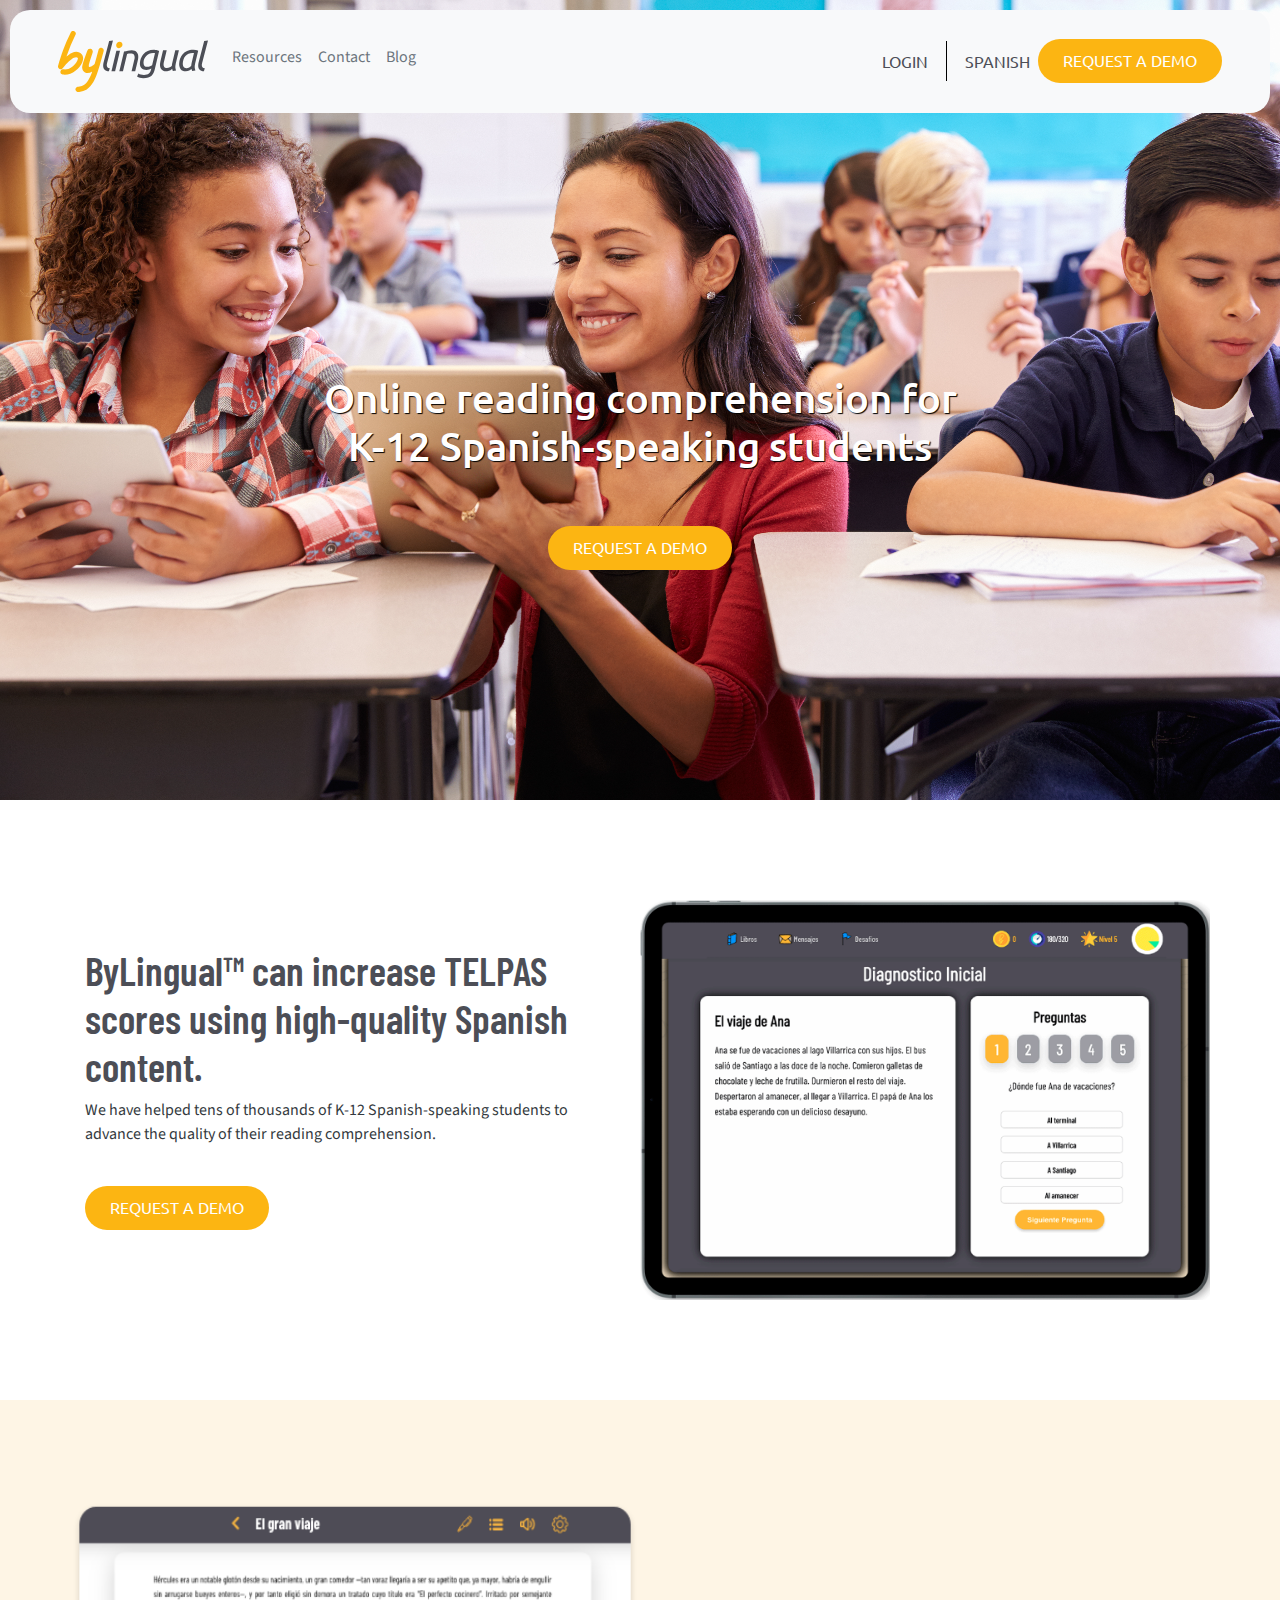
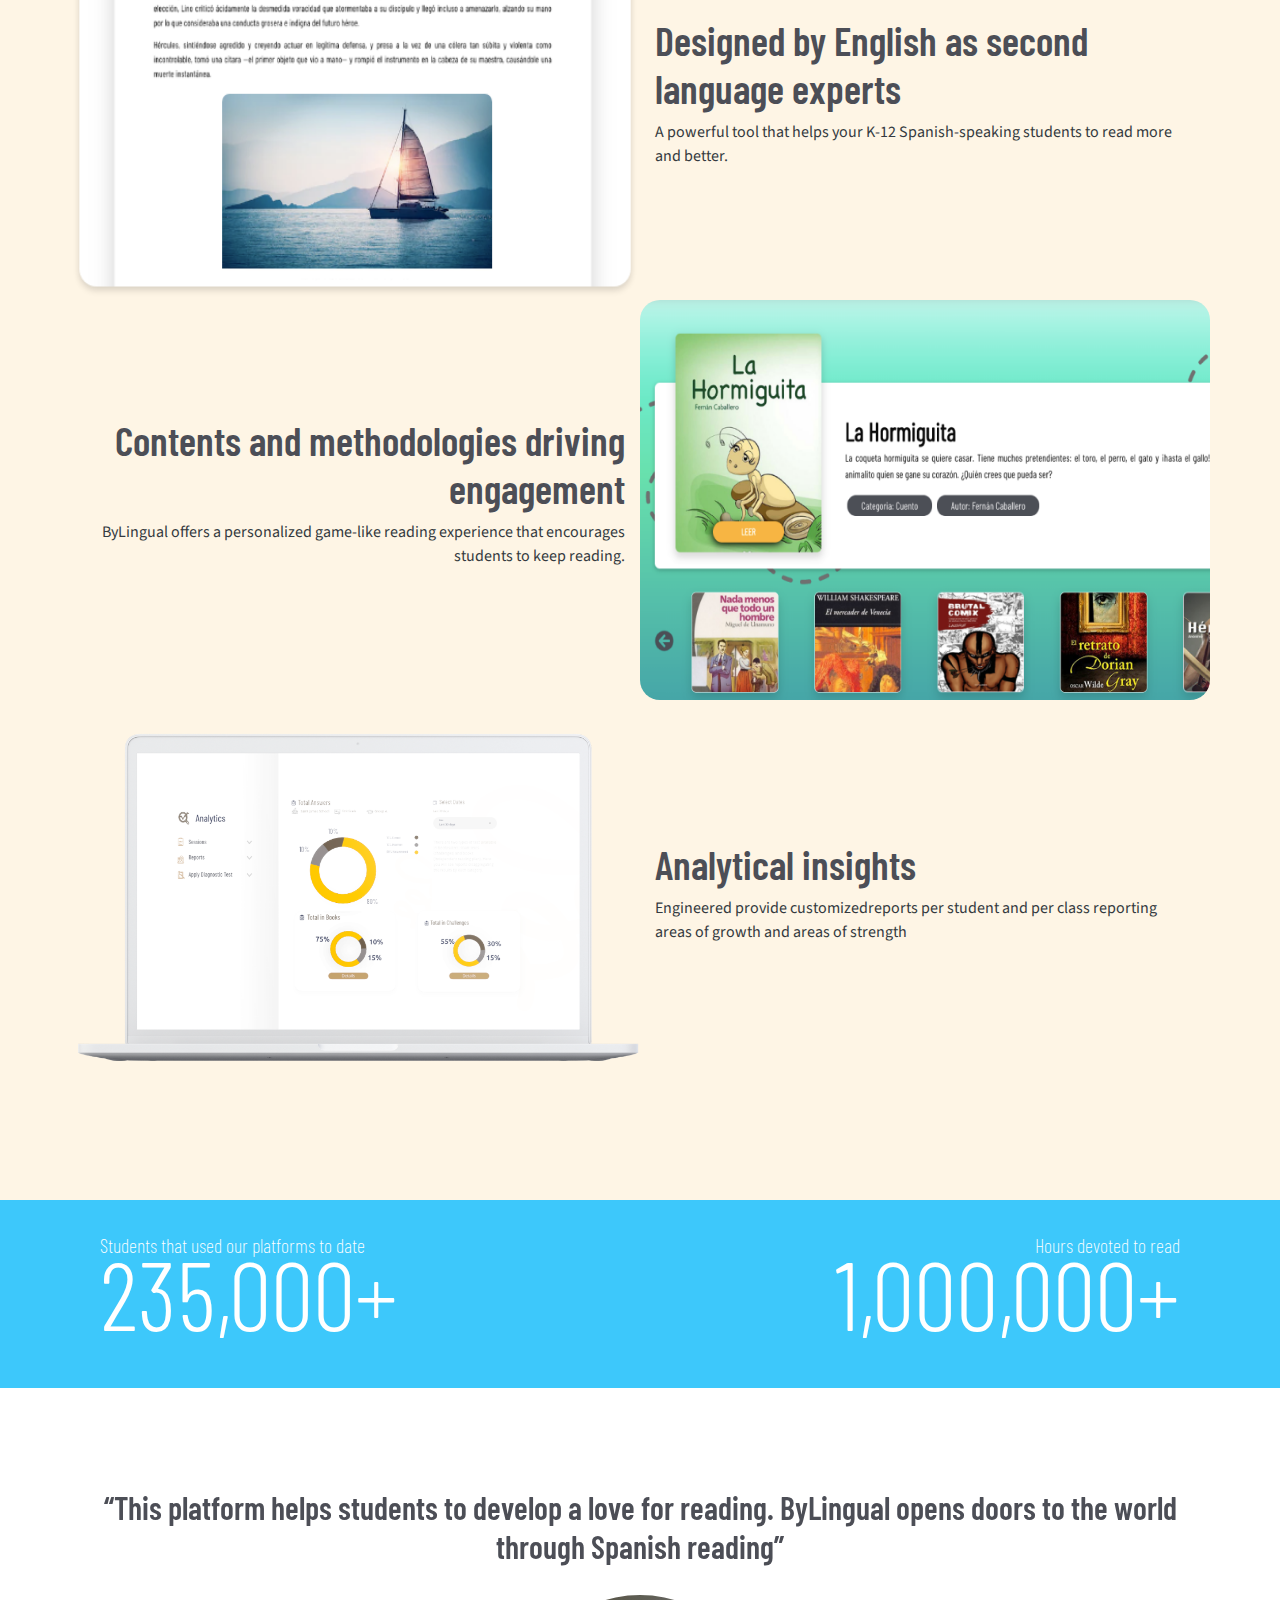
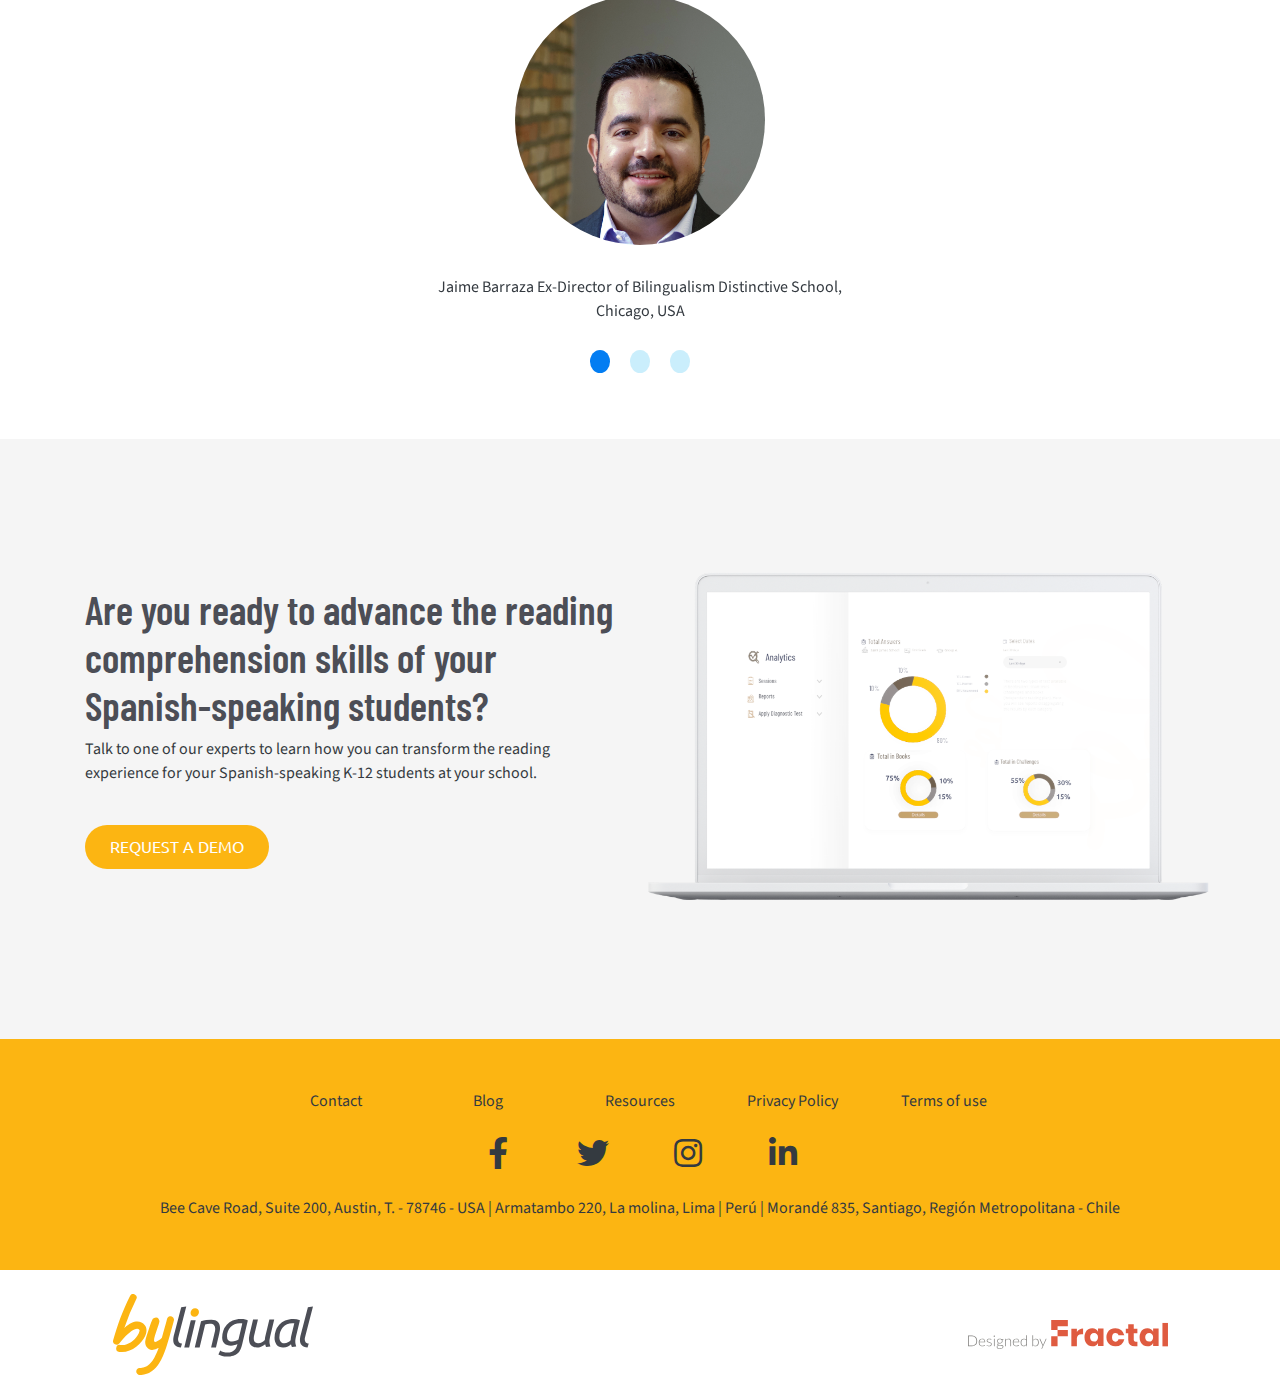
<file: index.html>
﻿<!DOCTYPE html>
<html lang="en">
  <head>
      <meta charset="UTF-8">
      <meta name="viewport" content="width=device-width, initial-scale=1.0">
      <title>By Lingual</title>
      <link rel="stylesheet" href="https://stackpath.bootstrapcdn.com/bootstrap/4.4.1/css/bootstrap.min.css">
      <link href="https://cdnjs.cloudflare.com/ajax/libs/font-awesome/5.13.0/css/all.min.css" rel="stylesheet" >
      <link rel="icon" type="svg" href="./asset/img/ico.png">
      <link rel="stylesheet" href="./asset/css/style.css">
  </head>
  <body>
      <header class="fixed-top">
          <nav class="navbar navbar-expand-lg navbar-light bg-light py-3 px-sm-5 px-xs-2 text-center">
              <a class="navbar-brand" href="index.html"><img width="150px" src="./asset/img/logo.svg" alt="logoPrincipal"></a>
               <i class="navbar-toggler fas fa-align-right border-0" data-toggle="collapse" data-target="#navbarSupportedContent" aria-controls="navbarSupportedContent" aria-expanded="false" aria-label="Toggle navigation"></i>
              <div class="collapse navbar-collapse" id="navbarSupportedContent">
                <ul class="navbar-nav mr-auto mb-2">
                  <li class="nav-item active mx-2 my-1">
                    <a class="text-secondary sourceSansPro" href="#">Resources<span class="sr-only">(current)</span></a>
                  </li>
                  <li class="nav-item active mx-2 my-1">
                      <a class="text-secondary sourceSansPro" href="#">Contact<span class="sr-only">(current)</span></a>
                    </li>
                    <li class="nav-item active mx-2 my-1">
                      <a class="text-secondary sourceSansPro" href="#">Blog<span class="sr-only">(current)</span></a>
                    </li>
                </ul>
                <div class="my-0 my-lg-0">
                  <ul class="navbar-nav mr-auto">
                    <li class="nav-item verticalCenter ml-2 my-1">
                        <a class="btnIngreso ubuntu mr-2" href="https://www.beereaders.com/site/login">LOGIN<span class="sr-only">(current)</span></a>
                    </li>

                    <li class="separador"></li>

                    <li class="nav-item verticalCenter ml-2 my-1">
                      <a class="ubuntu btnIngreso" href="https://www.beereaders.com/site/index_es.html">SPANISH<span class="sr-only">(current)</span></a>
                    </li>
                    <li class="nav-item verticalCenter ml-2 my-2">
                      <button class="btn colorBTNActive rounded-pill px-4 py-2 sectionButton m-auto" type="submit"><a class="text-white ubuntu" href="request.html">REQUEST A DEMO</a></button>
                    </li>
                  </ul>
                  <div class="container-fluid termPrivacityMenuMobil">
                    <div class="col-6"><a class="text-secondary sourceSansPro" href="">Privacy Policy<span class="sr-only">(current)</span></a></div>
                    <div class="col-6"><a class="text-secondary sourceSansPro" href="">Terms of use<span class="sr-only">(current)</span></a></div>
                  </div>
                </div>
              </div>
          </nav>
      </header>
      <div id="section1" class="verticalCenter">
          <div class="container text-center ">
              <h1 class="text-white ubuntu shadowHero">
                  Online reading comprehension for <br /> K-12 Spanish-speaking students
              </h1>
              <button class="btn my-5 colorBTNActive text-white rounded-pill px-4 py-2" type="submit"><a class="text-white ubuntu" href="request.html">REQUEST A DEMO</a></button>
          </div>
      </div>
      <div id="section2">
          <div class="container">
              <div class="row">
                  <div class="col-sm-6 verticalCenter">
                      <h1 class="barlowCondensed">
                        ByLingual™ can increase TELPAS scores using high-quality Spanish content.
                      </h1>
                      <p class="text-dark sourceSansPro">
                          We have helped tens of thousands of K-12 Spanish-speaking students to advance the quality of their reading comprehension.
                      </p>
                      <button class="btn my-4 colorBTNActive btnNoMobil rounded-pill px-4 py-2 sectionButton" type="submit"><a class="text-white ubuntu" href="request.html">REQUEST A DEMO</a></button>
                  </div>
                  <div id="animacion" class="col-sm-6"></div>
                  <div class="col 12">
                    <button class="btn my-4 colorBTNActive btnSiMobil rounded-pill px-4 py-2 sectionButton" type="submit"><a class="text-white ubuntu" href="request.html">REQUEST A DEMO</a></button>
                  </div>
              </div>
          </div>
      </div>
      <div id="section3">
          <div class="container">
              <div class="row reverseItems">
                  <div id="fondo1Seccion3" class="col-sm-6">
                  </div>
                  <div class="col-sm-6 verticalCenter">
                      <h1 class="barlowCondensed">
                          Designed by English as second language experts
                      </h1>
                      <p class="text-dark sourceSansPro">
                        A powerful tool that helps your K-12 Spanish-speaking students to read more and better.
                      </p>
                  </div>
              </div>
              <div class="row">
                  <div class="col-sm-6 verticalCenter">
                      <h1 class="barlowCondensed textRight">
                          Contents and methodologies driving engagement
                      </h1>
                      <p class="text-dark sourceSansPro textRight">
                          ByLingual offers a personalized game-like reading experience that encourages students to keep reading.
                      </p>
                  </div>
                  <div id="fondo2Seccion3" class="col-sm-6">
                  </div>
              </div>
              <div class="row reverseItems">
                  <div id="fondo3Seccion3" class="col-sm-6">
                  </div>
                  <div class="col-sm-6 verticalCenter">
                      <h1 class="barlowCondensed">
                          Analytical insights
                      </h1>
                      <p class="text-dark sourceSansPro">
                          Engineered provide customizedreports per student and per class reporting areas of growth and areas of strength
                      </p>
                  </div>
              </div>
          </div>
      </div>
      <div id="section4">
          <div class="container">
              <div class="row">
                  <div class="col">
                      <div class="col-12 text-white barlowCondensedLight">Students that used our platforms to date</div>
                      <div class="col-12">
                          <h2 class="display1 barlowCondensed text-white">
                              235,000+
                          </h2>
                      </div>
                  </div>
                  <div class="col-lg"></div>
                  <div class="col">
                      <div class="col-12 text-white textRight barlowCondensedLight">Hours devoted to read</div>
                      <div class="col-12">
                          <h2 class="display1 barlowCondensed textRight text-white">
                              1,000,000+
                          </h2>
                      </div>
                  </div>
              </div>
          </div>
      </div>
      <div id="section5">
        <div id="carouselExampleSlidesOnly" class="carousel slide carousel-fade" data-ride="carousel">
          <div class="carousel-inner"  role="listbox">
            <div class="carousel-item active">
              <div class="container">
                <div class="row">
                  <div class="col-12">
                    <h2 class="text-center barlowCondensed">“This platform helps students to develop a love for reading. ByLingual opens doors to the world through Spanish reading”</h2>
                    <img class="d-block imgSlides" src="./asset/img/slides1.jpg" alt="1 slide">
                    <p class="text-dark text-center sourceSansPro">Jaime Barraza Ex-Director of Bilingualism Distinctive School, <br /> Chicago, USA</p>
                  </div>
                </div>
              </div>
            </div>
            <div class="carousel-item">
              <div class="container">
                <div class="row">
                  <div class="col-12">
                    <h2 class="text-center barlowCondensed">"I like receiving reward. I feel that reading with ByLingual is fun and more engaging. It's helping meto improve my grades"</h2>
                    <img class="d-block imgSlides" src="./asset/img/slides2.svg" alt="2 slide">
                    <p class="text-dark text-center sourceSansPro">5th-grade student Innova Schools, Distinctive School <br />  Lima, Peru</p>
                  </div>
                </div>
              </div>
            </div>
            <div class="carousel-item">
              <div class="container">
                <div class="row">
                  <div class="col-12">
                    <h2 class="text-center barlowCondensed">“ByLingual's content is fun and the interactive methodology contributes to improving the students’ performance.”</h2>
                    <img class="d-block imgSlides" src="./asset/img/slides3.jpg" alt="3 slide">
                    <p class="text-dark text-center sourceSansPro">Liliana Vilchez Principal San Juan School, Distinctive School <br /> Lima, Peru</p>
                  </div>
                </div>
              </div>
            </div>
          </div>
          <ol class="carousel-indicators">
            <li data-target="#carouselExampleSlidesOnly" data-slide-to="0" class="active"></li>
            <li data-target="#carouselExampleSlidesOnly" data-slide-to="1"></li>
            <li data-target="#carouselExampleSlidesOnly" data-slide-to="2"></li>
          </ol>
        </div>
      </div>
      <div id="section6">
          <div class="container">
              <div class="row">
                  <div class="col-sm-6 verticalCenter">
                      <h1 class="barlowCondensed">
                          Are you ready to advance the reading comprehension skills of your Spanish-speaking students?
                      </h1>
                      <p class="text-dark sourceSansPro">
                          Talk to one of our experts to learn how you can transform the reading experience for your Spanish-speaking K-12 students at your school.
                      </p>
                      <button class="btn my-4 colorBTNActive btnNoMobil text-white rounded-pill px-4 py-2 sectionButton" type="submit"><a class="text-white ubuntu" href="request.html">REQUEST A DEMO</a></button>
                  </div>
                  <div id="fondo3Seccion3" class="col-sm-6"></div>
                  <div class="col-12">
                    <button class="btn my-4 colorBTNActive btnSiMobil text-white rounded-pill px-4 py-2 sectionButton" type="submit"><a class="text-white ubuntu" href="request.html">REQUEST A DEMO</a></button>
                  </div>
              </div>
          </div>
      </div>
      <div id="section7">
        <div class="container">
            <div class="row mb-4 section7LinkListMobil">
                  <div class="col-md-2"></div>
                  <div class="col text-center">
                    <a class="text-dark text-decoration-none sourceSansPro section7Link" href="#">Contact<span class="sr-only">(current)</span></a>
                  </div>
                  <div class="col text-center">
                    <a class="text-dark text-decoration-none sourceSansPro section7Link" href="#">Blog<span class="sr-only">(current)</span></a>
                  </div>
                  <div class="col text-center">
                    <a class="text-dark text-decoration-none sourceSansPro section7Link" href="#">Resources<span class="sr-only">(current)</span></a>
                  </div>
                  <div class="col text-center">
                    <a class="text-dark text-decoration-none sourceSansPro section7Link" href="#">Privacy Policy<span class="sr-only">(current)</span></a>
                  </div>
                  <div class="col text-center">
                    <a class="text-dark text-decoration-none sourceSansPro section7Link" href="https://docs.google.com/document/d/1vMxfT7_AhNJFDcu8k2u_h95usbqRvCAfEJfsoC2i9Fo/edit?usp=sharing" target="_blank">Terms of use<span class="sr-only">(current)</span></a>
                  </div>
                  <div class="col-md-2"></div>
            </div>
            <div class="row mb-4">
              <div class="col-md-4"></div>
              <div class="col text-center"><a class="text-dark" href="#"><i class="fab fa-facebook-f fa-2x iconSocial"></i></a></div>
              <div class="col text-center"><a class="text-dark" href="#"><i class="fab fa-twitter fa-2x iconSocial"></i></a></div>
              <div class="col text-center"><a class="text-dark" href="#"><i class="fab fa-instagram fa-2x iconSocial"></i></a></div>
              <div class="col text-center"><a class="text-dark" href="#"><i class="fab fa-linkedin-in fa-2x iconSocial"></i></a></div>
              <div class="col-md-4"></div>
            </div>
            <div class="row">
              <p class="text-dark text-center sourceSansPro m-auto">
                  Bee Cave Road, Suite 200, Austin, T. - 78746 - USA | Armatambo 220, La molina, Lima | Perú | Morandé 835, Santiago, Región Metropolitana - Chile
              </p>
            </div>
        </div>
      </div>
      <footer class="my-4">
        <div class="container">
          <div class="row">
            <div class="col-sm-4 col-md-3 verticalCenter">
              <img class="imgFooter" src="./asset/img/logo.svg">
            </div>
            <div class="col"></div>
            <div class="col-sm-4 col-md-3 verticalCenter">
              <img class="imgFooter" src="./asset/img/logoFooter.svg">
            </div>
          </div>
        </div>
      </footer>
      <script src="https://cdnjs.cloudflare.com/ajax/libs/jquery/3.4.1/jquery.min.js"></script>
      <script src="https://stackpath.bootstrapcdn.com/bootstrap/4.4.1/js/bootstrap.min.js" integrity="sha384-wfSDF2E50Y2D1uUdj0O3uMBJnjuUD4Ih7YwaYd1iqfktj0Uod8GCExl3Og8ifwB6" crossorigin="anonymous"></script>
      <script src="https://stackpath.bootstrapcdn.com/bootstrap/4.4.1/js/bootstrap.bundle.min.js" integrity="sha384-6khuMg9gaYr5AxOqhkVIODVIvm9ynTT5J4V1cfthmT+emCG6yVmEZsRHdxlotUnm" crossorigin="anonymous"></script>
      <script>
        window.intercomSettings = {
          app_id: "ikrhdfv5"
        };
      </script>
      <script>
        // We pre-filled your app ID in the widget URL: 'https://widget.intercom.io/widget/ikrhdfv5'
        (function(){var w=window;var ic=w.Intercom;if(typeof ic==="function"){ic('reattach_activator');ic('update',w.intercomSettings);}else{var d=document;var i=function(){i.c(arguments);};i.q=[];i.c=function(args){i.q.push(args);};w.Intercom=i;var l=function(){var s=d.createElement('script');s.type='text/javascript';s.async=true;s.src='https://widget.intercom.io/widget/ikrhdfv5';var x=d.getElementsByTagName('script')[0];x.parentNode.insertBefore(s,x);};if(w.attachEvent){w.attachEvent('onload',l);}else{w.addEventListener('load',l,false);}}})();
      </script>
  </body>
</html>
</file>
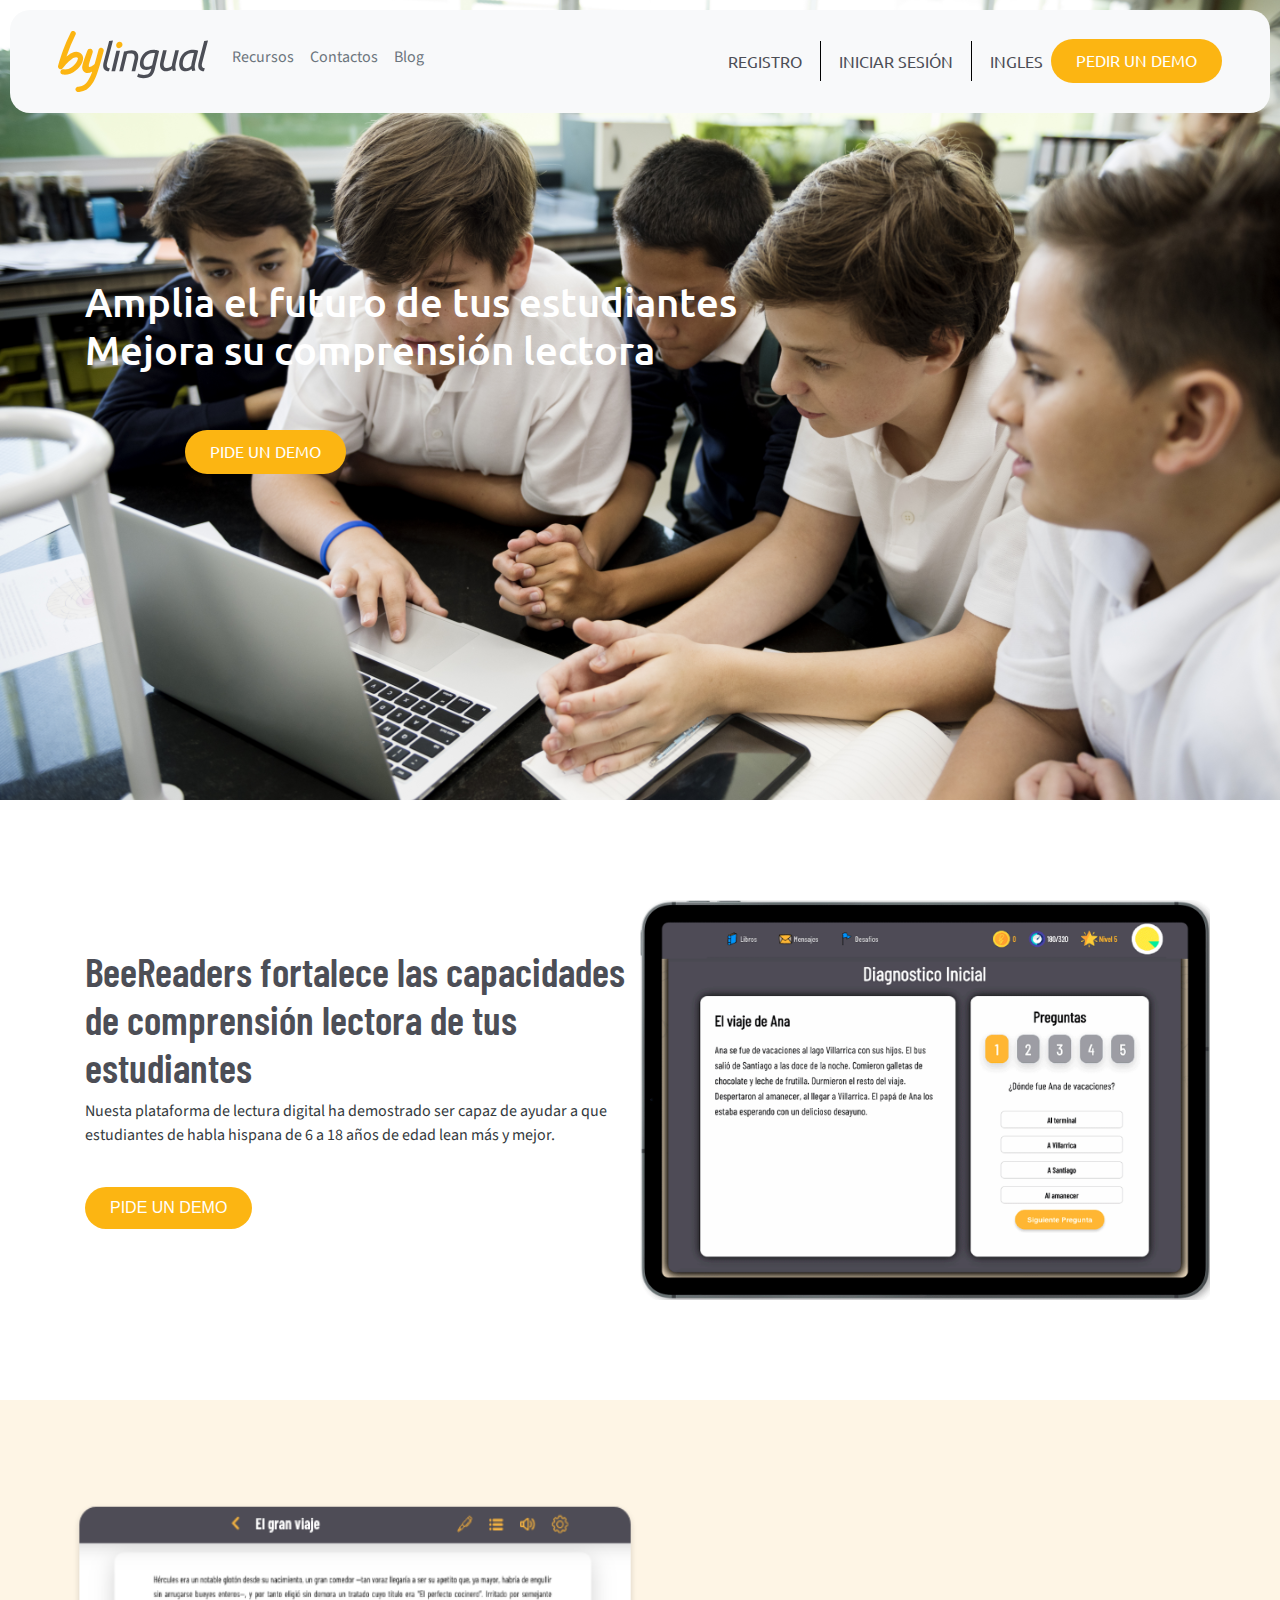
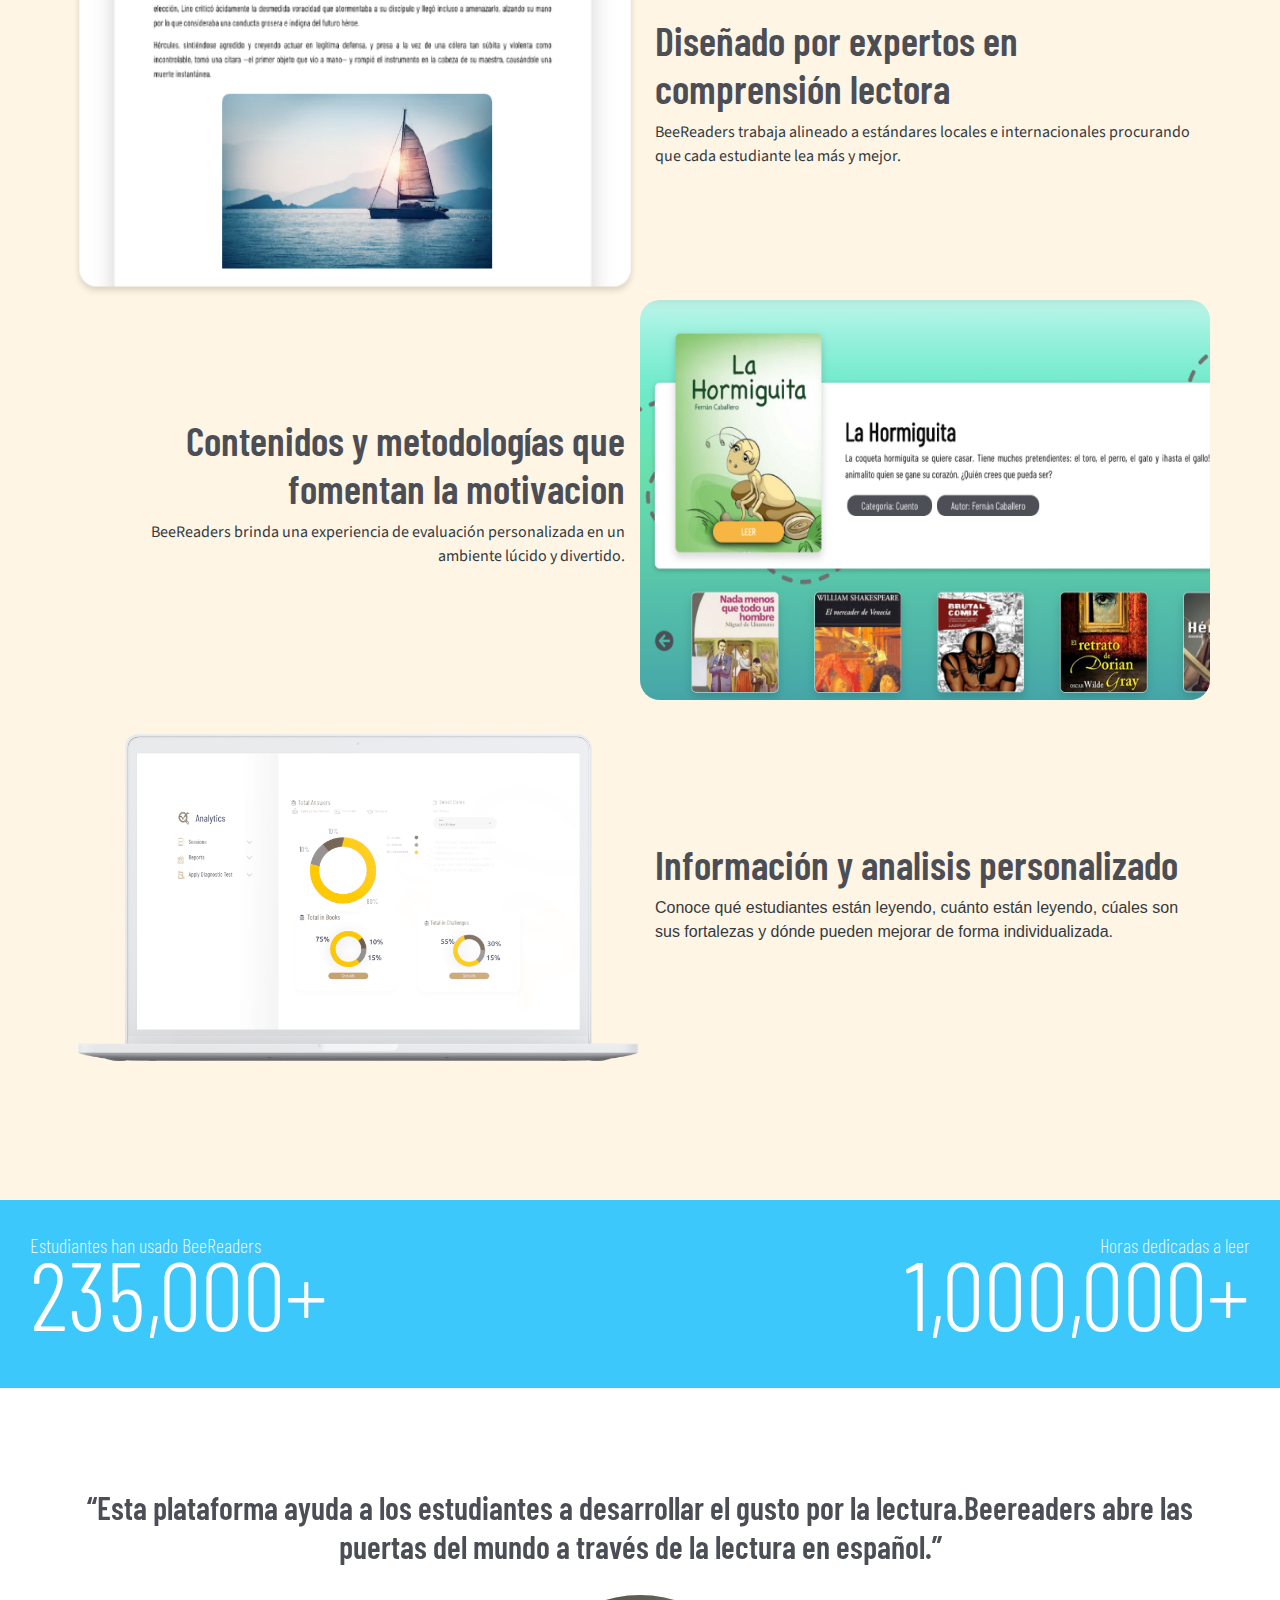
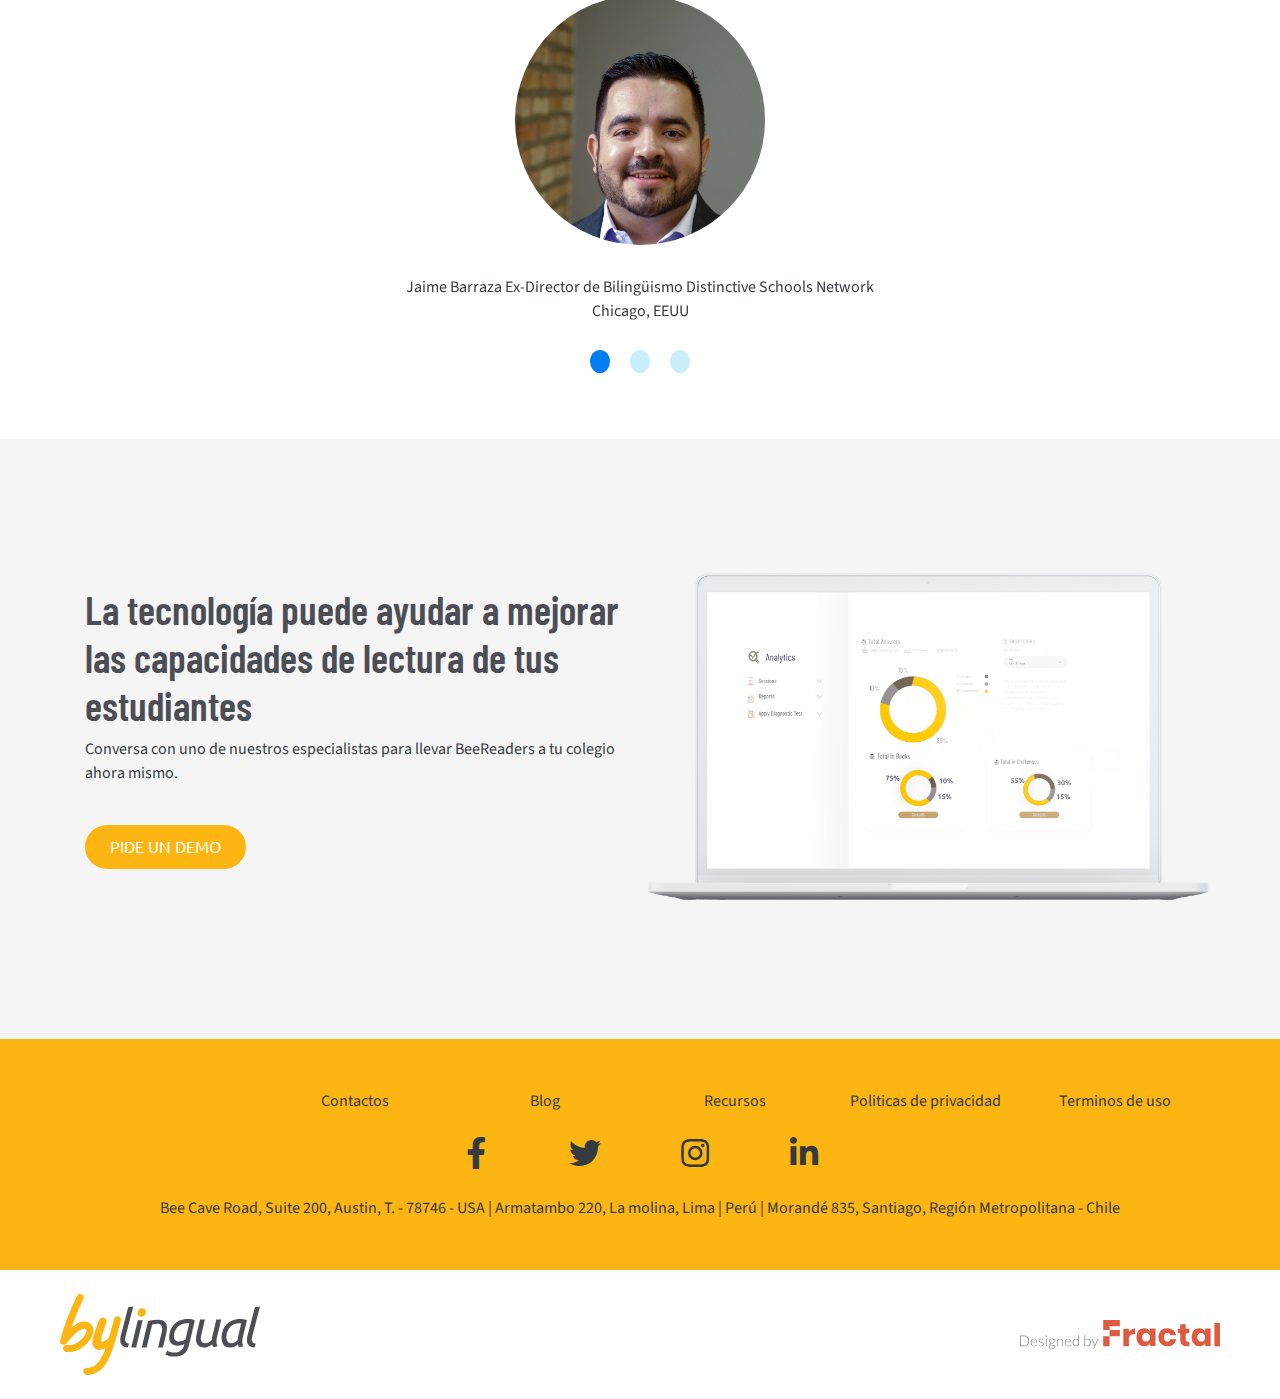
<file: indexSpanish.html>
<!DOCTYPE html>
<html lang="en">
  <head>
      <meta charset="UTF-8">
      <meta name="viewport" content="width=device-width, initial-scale=1.0">
      <title>By Lingual</title>
      <link rel="stylesheet" href="https://stackpath.bootstrapcdn.com/bootstrap/4.4.1/css/bootstrap.min.css">
      <link href="https://cdnjs.cloudflare.com/ajax/libs/font-awesome/5.13.0/css/all.min.css" rel="stylesheet" >
      <link rel="stylesheet" href="./asset/css/style.css">
  </head>
  <body>
    <header class="fixed-top">
      <nav class="navbar navbar-expand-lg navbar-light bg-light py-3 px-sm-5 px-xs-2 text-center">
          <a class="navbar-brand" href="indexSpanish.html"><img width="150px" src="./asset/img/logo.svg" alt="logoPrincipal"></a>
           <i class="navbar-toggler fas fa-align-right border-0" data-toggle="collapse" data-target="#navbarSupportedContent" aria-controls="navbarSupportedContent" aria-expanded="false" aria-label="Toggle navigation"></i>
          <div class="collapse navbar-collapse" id="navbarSupportedContent">
            <ul class="navbar-nav mr-auto mb-2">
              <li class="nav-item active mx-2 my-1">
                <a class="text-secondary sourceSansPro" href="#">Recursos<span class="sr-only">(current)</span></a>
              </li>
              <li class="nav-item active mx-2 my-1">
                  <a class="text-secondary sourceSansPro" href="#">Contactos<span class="sr-only">(current)</span></a>
                </li>
                <li class="nav-item active mx-2 my-1">
                  <a class="text-secondary sourceSansPro" href="#">Blog<span class="sr-only">(current)</span></a>
                </li>
            </ul>
            <div class="my-0 my-lg-0">
              <ul class="navbar-nav mr-auto">
                <li class="nav-item verticalCenter ml-2 my-1">
                  <a class="btnIngreso ubuntu mr-2" href="#">REGISTRO<span class="sr-only">(current)</span></a>
                </li>

                <li class="separador"></li>

                <li class="nav-item verticalCenter ml-2 my-1">
                    <a class="btnIngreso ubuntu mr-2" href="#">INICIAR SESIÓN<span class="sr-only">(current)</span></a>
                </li>

                <li class="separador"></li>

                <li class="nav-item verticalCenter ml-2 my-1">
                  <a class="ubuntu btnIngreso" href="index.html">INGLES<span class="sr-only">(current)</span></a>
                </li>
                <li class="nav-item verticalCenter ml-2 my-2">
                  <button class="btn colorBTNActive rounded-pill px-4 py-2 sectionButton m-auto" type="submit"><a class="text-white ubuntu" href="request.html">PEDIR UN DEMO</a></button>
                </li>
              </ul>
              <div class="container-fluid termPrivacityMenuMobil">
                <div class="col-6"><a class="text-secondary sourceSansPro" href="">Politicas de privacidad<span class="sr-only">(current)</span></a></div>
                <div class="col-6"><a class="text-secondary sourceSansPro" href="">Terminos de uso<span class="sr-only">(current)</span></a></div>
              </div>
            </div>
          </div>
      </nav>
  </header>
    <div id="section1Spanish" class="verticalCenter">
        <div class="container">
            <h1 class="text-white ubuntu">
                Amplia el futuro de tus estudiantes <br /> Mejora su comprensión lectora
            </h1>
            <button class="btn my-5 colorBTNActive text-white rounded-pill px-4 py-2" type="submit"><a class="text-white ubuntu" href="requestSpanish.html">PIDE UN DEMO</a></button>
        </div>
    </div>
    <div id="section2">
        <div class="container">
            <div class="row">
                <div class="col-sm-6 verticalCenter">
                    <h1 class="barlowCondensed">
                        BeeReaders fortalece las capacidades de comprensión lectora de tus estudiantes
                    </h1>
                    <p class="text-dark sourceSansPro">
                        Nuesta plataforma de lectura digital ha demostrado ser capaz de ayudar a que estudiantes de habla hispana de 6 a 18 años de edad lean más y mejor.
                    </p>
                    <button class="btn my-4 colorBTNActive text-white rounded-pill px-4 py-2 sectionButton" type="submit"><a class="text-white" href="requestSpanish.html">PIDE UN DEMO</a></button>
                </div>
                <div id="animacion" class="col-sm-6"></div>
            </div>
        </div>
    </div>
    <div id="section3">
        <div class="container">
            <div class="row">
                <div id="fondo1Seccion3" class="col-sm-6">
                </div>
                <div class="col-sm-6 verticalCenter">
                    <h1 class="barlowCondensed">
                        Diseñado por expertos en comprensión lectora
                    </h1>
                    <p class="text-dark sourceSansPro">
                        BeeReaders trabaja alineado a estándares locales e internacionales procurando que cada estudiante lea más y mejor.
                    </p>
                </div>
            </div>
            <div class="row">
                <div class="col-sm-6 verticalCenter">
                    <h1 class="barlowCondensed textRight">
                        Contenidos y metodologías que fomentan la motivacion
                    </h1>
                    <p class="text-dark sourceSansPro textRight">
                        BeeReaders brinda una experiencia de evaluación personalizada en un ambiente lúcido y divertido.
                    </p>
                </div>
                <div id="fondo2Seccion3" class="col-sm-6">
                </div>
            </div>
            <div class="row">
                <div id="fondo3Seccion3" class="col-sm-6">
                </div>
                <div class="col-sm-6 verticalCenter">
                    <h1 class="barlowCondensed">
                        Información y analisis personalizado
                    </h1>
                    <p class="text-dark">
                        Conoce qué estudiantes están leyendo, cuánto están leyendo, cúales son sus fortalezas y dónde pueden mejorar de forma individualizada.
                    </p>
                </div>
            </div>
        </div>
    </div>
    <div id="section4">
        <div class="container-fluid">
            <div class="row">
                <div class="col">
                    <div class="col-12 text-white barlowCondensedLight">Estudiantes han usado BeeReaders</div>
                    <div class="col-12 text-white">
                        <h2 class="display1 barlowCondensed text-white">
                            235,000+
                        </h2>
                    </div>
                </div>
                <div class="col-lg"></div>
                <div class="col">
                    <div class="col-12 text-white textRight barlowCondensedLight">Horas dedicadas a leer</div>
                    <div class="col-12 text-white">
                        <h2 class="display1 barlowCondensed textRight text-white">
                            1,000,000+
                        </h2>
                    </div>
                </div>
            </div>
        </div>
    </div>
    <div id="section5">
      <div id="carouselExampleSlidesOnly" class="carousel slide carousel-fade" data-ride="carousel">
        <div class="carousel-inner"  role="listbox">
          <div class="carousel-item active">
            <div class="container">
              <div class="row">
                <div class="col-12">
                  <h2 class="text-center barlowCondensed">“Esta plataforma ayuda a los estudiantes a desarrollar el gusto por la lectura.Beereaders abre las puertas del mundo a través de la lectura en español.”</h2>
                  <img class="d-block imgSlides" src="./asset/img/slides1.jpg" alt="1 slide">
                  <p class="text-dark text-center sourceSansPro">Jaime Barraza Ex-Director de Bilingüismo Distinctive Schools Network <br /> Chicago, EEUU</p>
                </div>
              </div>
            </div>
          </div>
          <div class="carousel-item">
            <div class="container">
              <div class="row">
                <div class="col-12">
                  <h2 class="text-center barlowCondensed">"Me gusta ganar premios. Siento que leer con BeeReaders es divertido y motivador. Me está ayudando a mejorar mis calificaciones"</h2>
                  <img class="d-block imgSlides" src="./asset/img/slides2.svg" alt="2 slide">
                  <p class="text-dark text-center sourceSansPro">Antonia, 5to grado, Innova Schools <br /> Lima, Perú</p>
                </div>
              </div>
            </div>
          </div>
          <div class="carousel-item">
            <div class="container">
              <div class="row">
                <div class="col-12">
                  <h2 class="text-center barlowCondensed">"“En mi rol de directora de escuela he visto cómo Beereaders ayuda a los estudiantes a involucrarse más con la lectura. Tanto el contenido entretenido como su metodología interactiva contribuyen a mejorar el desempeño de los estudiantes.”</h2>
                  <img class="d-block imgSlides" src="./asset/img/slides3.jpg" alt="3 slide">
                  <p class="text-dark text-center sourceSansPro">Liliana Vilchez Directora Liceo San Juan <br /> Lima, Perú</p>
                </div>
              </div>
            </div>
          </div>
        </div>
        <ol class="carousel-indicators">
          <li data-target="#carouselExampleSlidesOnly" data-slide-to="0" class="active"></li>
          <li data-target="#carouselExampleSlidesOnly" data-slide-to="1"></li>
          <li data-target="#carouselExampleSlidesOnly" data-slide-to="2"></li>
        </ol>
      </div>
    </div>
    <div id="section6">
        <div class="container">
            <div class="row">
                <div class="col-sm-6 verticalCenter">
                    <h1 class="barlowCondensed">
                        La tecnología puede ayudar a mejorar las capacidades de lectura de tus estudiantes
                    </h1>
                    <p class="text-dark sourceSansPro">
                        Conversa con uno de nuestros especialistas para llevar BeeReaders a tu colegio ahora mismo.
                    </p>
                    <button class="btn my-4 colorBTNActive text-white rounded-pill px-4 py-2 sectionButton" type="submit"><a class="text-white ubuntu" href="requestSpanish.html">PIDE UN DEMO</a></button>
                </div>
                <div id="fondo3Seccion3" class="col-sm-6"></div>
            </div>
        </div>
    </div>
    <div id="section7">
      <div class="container">
          <div class="row mb-4">
                <div class="col-md-2"></div>
                <div class="col text-center">
                  <a class="text-dark text-decoration-none sourceSansPro" href="#">Contactos<span class="sr-only">(current)</span></a>
                </div>
                <div class="col text-center">
                  <a class="text-dark text-decoration-none sourceSansPro" href="#">Blog<span class="sr-only">(current)</span></a>
                </div>
                <div class="col text-center">
                  <a class="text-dark text-decoration-none sourceSansPro" href="#">Recursos<span class="sr-only">(current)</span></a>
                </div>
                <div class="col text-center">
                  <a class="text-dark text-decoration-none sourceSansPro" href="#">Politicas de privacidad<span class="sr-only">(current)</span></a>
                </div>
                <div class="col text-center">
                  <a class="text-dark text-decoration-none sourceSansPro" href="#">Terminos de uso<span class="sr-only">(current)</span></a>
                </div>
                </div>
                <div class="col-md-2"></div>
          </div>
          <div class="row mb-4">
            <div class="col-md-4"></div>
            <div class="col text-center"><a class="text-dark" href="#"><i class="fab fa-facebook-f fa-2x iconSocial"></i></a></div>
            <div class="col text-center"><a class="text-dark" href="#"><i class="fab fa-twitter fa-2x iconSocial"></i></a></div>
            <div class="col text-center"><a class="text-dark" href="#"><i class="fab fa-instagram fa-2x iconSocial"></i></a></div>
            <div class="col text-center"><a class="text-dark" href="#"><i class="fab fa-linkedin-in fa-2x iconSocial"></i></a></div>
            <div class="col-md-4"></div>
          </div>
          <div class="row">
            <p class="text-dark text-center sourceSansPro m-auto">
              Bee Cave Road, Suite 200, Austin, T. - 78746 - USA | Armatambo 220, La molina, Lima | Perú | Morandé 835, Santiago, Región Metropolitana - Chile
            </p>
          </div>
      </div>
    </div>
    <footer class="my-4">
      <div class="container-fluid">
        <div class="row">
          <div class="col-sm-4 col-md-3 verticalCenter">
            <img class="imgFooter" src="./asset/img/logo.svg">
          </div>
          <div class="col"></div>
          <div class="col-sm-4 col-md-3 verticalCenter">
            <img class="imgFooter" src="./asset/img/logoFooter.svg">
          </div>
        </div>
      </div>
    </footer>
    <script src="https://cdnjs.cloudflare.com/ajax/libs/jquery/3.4.1/jquery.min.js"></script>
    <script src="https://stackpath.bootstrapcdn.com/bootstrap/4.4.1/js/bootstrap.min.js" integrity="sha384-wfSDF2E50Y2D1uUdj0O3uMBJnjuUD4Ih7YwaYd1iqfktj0Uod8GCExl3Og8ifwB6" crossorigin="anonymous"></script>
    <script src="https://stackpath.bootstrapcdn.com/bootstrap/4.4.1/js/bootstrap.bundle.min.js" integrity="sha384-6khuMg9gaYr5AxOqhkVIODVIvm9ynTT5J4V1cfthmT+emCG6yVmEZsRHdxlotUnm" crossorigin="anonymous"></script>
</body>
</html>
</file>
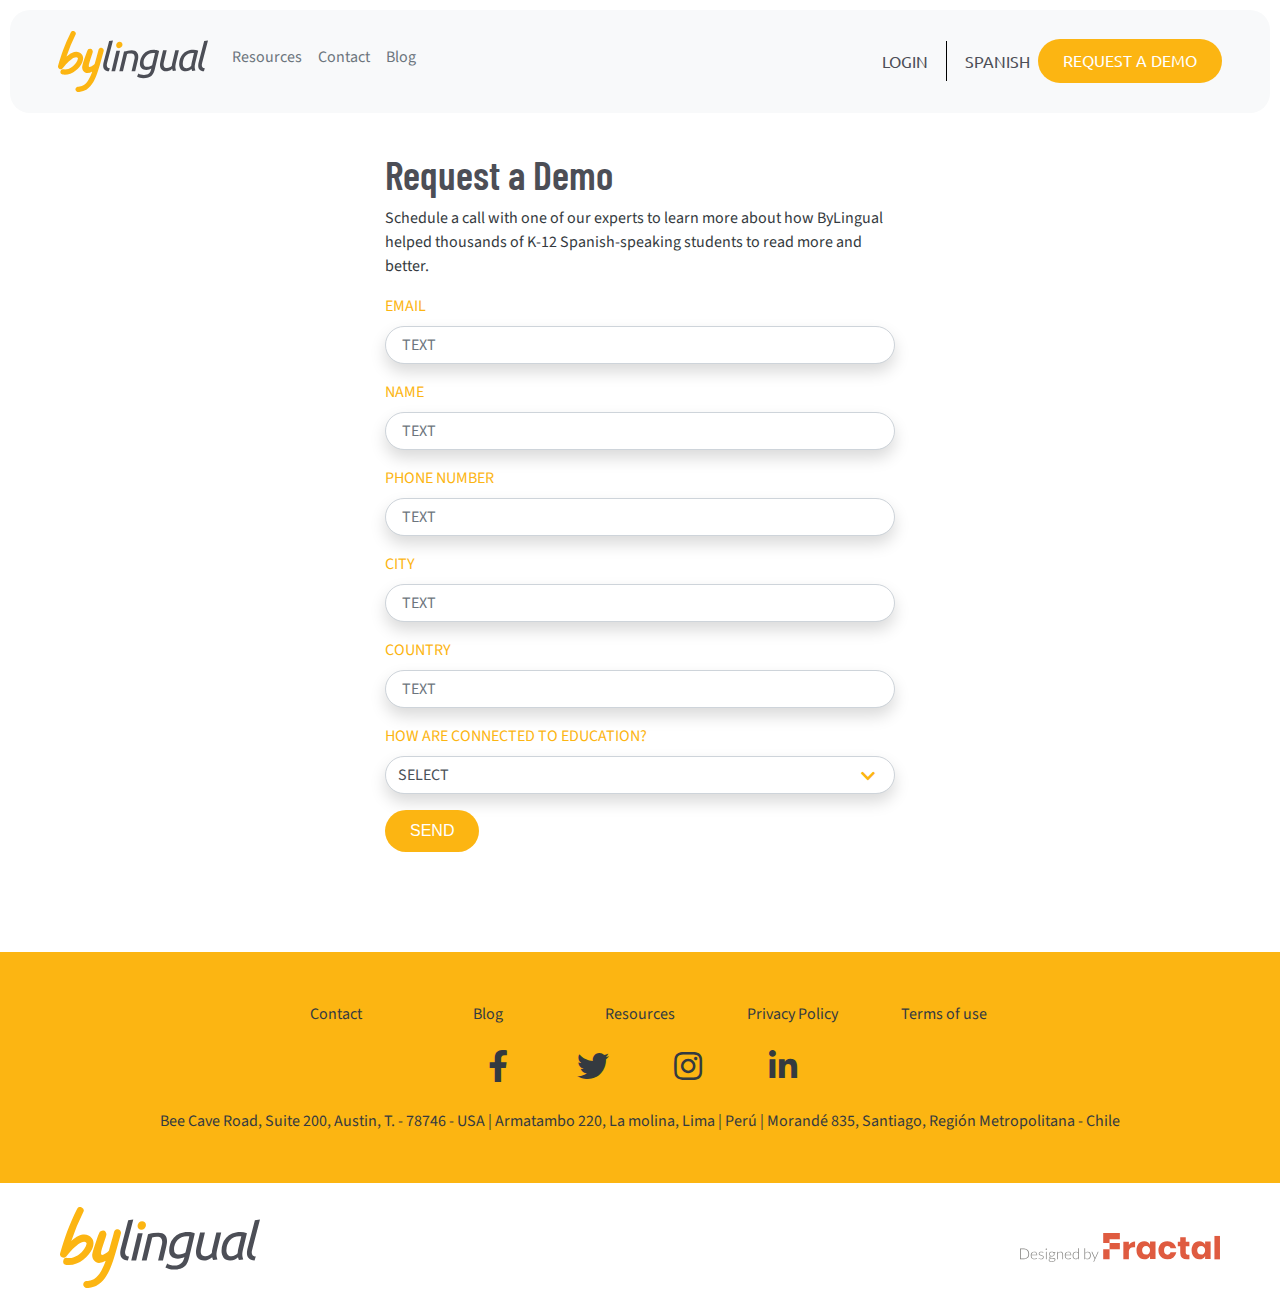
<file: request.html>
<!DOCTYPE html>
<html lang="en">
  <head>
      <meta charset="UTF-8">
      <meta name="viewport" content="width=device-width, initial-scale=1.0">
      <title>By Lingual</title>
      <link rel="stylesheet" href="https://stackpath.bootstrapcdn.com/bootstrap/4.4.1/css/bootstrap.min.css">
      <link href="https://cdnjs.cloudflare.com/ajax/libs/font-awesome/5.13.0/css/all.min.css" rel="stylesheet" >
      <link  href="./asset/css/toastr.min.css" rel="stylesheet" />
      <link rel="icon" type="svg" href="./asset/img/ico.png">
      <link rel="stylesheet" href="./asset/css/style.css">
  </head>
  <body>
    <header class="fixed-top">
      <nav class="navbar navbar-expand-lg navbar-light bg-light py-3 px-sm-5 px-xs-2 text-center">
          <a class="navbar-brand" href="index.html"><img width="150px" src="./asset/img/logo.svg" alt="logoPrincipal"></a>
           <i class="navbar-toggler fas fa-align-right border-0" data-toggle="collapse" data-target="#navbarSupportedContent" aria-controls="navbarSupportedContent" aria-expanded="false" aria-label="Toggle navigation"></i>
          <div class="collapse navbar-collapse" id="navbarSupportedContent">
            <ul class="navbar-nav mr-auto mb-2">
              <li class="nav-item active mx-2 my-1">
                <a class="text-secondary sourceSansPro" href="#">Resources<span class="sr-only">(current)</span></a>
              </li>
              <li class="nav-item active mx-2 my-1">
                  <a class="text-secondary sourceSansPro" href="#">Contact<span class="sr-only">(current)</span></a>
                </li>
                <li class="nav-item active mx-2 my-1">
                  <a class="text-secondary sourceSansPro" href="#">Blog<span class="sr-only">(current)</span></a>
                </li>
            </ul>
            <div class="my-0 my-lg-0">
              <ul class="navbar-nav mr-auto">
                <li class="nav-item verticalCenter ml-2 my-1">
                    <a class="btnIngreso ubuntu mr-2" href="https://www.beereaders.com/site/login">LOGIN<span class="sr-only">(current)</span></a>
                </li>

                <li class="separador"></li>

                <li class="nav-item verticalCenter ml-2 my-1">
                  <a class="ubuntu btnIngreso" href="https://www.beereaders.com/site/request_es.html">SPANISH<span class="sr-only">(current)</span></a>
                </li>
                <li class="nav-item verticalCenter ml-2 my-2">
                  <button class="btn colorBTNActive rounded-pill px-4 py-2 sectionButton m-auto" type="submit"><a class="text-white ubuntu" href="request.html">REQUEST A DEMO</a></button>
                </li>
              </ul>
              <div class="container-fluid termPrivacityMenuMobil">
                <div class="col-6"><a class="text-secondary sourceSansPro" href="">Privacy Policy<span class="sr-only">(current)</span></a></div>
                <div class="col-6"><a class="text-secondary sourceSansPro" href="">Terms of use<span class="sr-only">(current)</span></a></div>
              </div>
            </div>
          </div>
      </nav>
  </header>
    <div id="sectionRequest">
      <div class="container">
        <div class="formRequest">
          <h1 class="barlowCondensed">
            Request a Demo
          </h1>
          <p class="text-dark sourceSansPro">
            Schedule a call with one of our experts to learn more about how ByLingual helped thousands of K-12 Spanish-speaking students to read more and better. 
          </p>
        </div>
        <form class="formRequest" onsubmit="return false;">
          <div class="form-group">
            <label class="labelTextFormRequest sourceSansPro" for="email">EMAIL</label>
            <input type="text" class="form-control sourceSansPro shadow p-3 mb-2 bg-white rounded-pill" id="email" name="email" placeholder="TEXT">
          </div>
          <div class="form-group">
            <label class="labelTextFormRequest sourceSansPro" for="name">NAME</label>
            <input type="text" class="form-control sourceSansPro shadow p-3 mb-2 bg-white rounded-pill" id="name" name="name" placeholder="TEXT">
          </div>
          <div class="form-group">
            <label class="labelTextFormRequest sourceSansPro" for="phone">PHONE NUMBER</label>
            <input type="text" class="form-control sourceSansPro shadow p-3 mb-2 bg-white rounded-pill" id="phoneNumber" name="phoneNumber" placeholder="TEXT">
          </div>
          <div class="form-group">
            <label class="labelTextFormRequest sourceSansPro" for="city">CITY</label>
            <input type="text" class="form-control sourceSansPro shadow p-3 mb-2 bg-white rounded-pill" id="city" name="city" placeholder="TEXT">
          </div>
          <div class="form-group">
            <label class="labelTextFormRequest sourceSansPro" for="country">COUNTRY</label>
            <input type="text" class="form-control sourceSansPro shadow p-3 mb-2 bg-white rounded-pill" id="country" name="country" placeholder="TEXT">
          </div>
          <div class="form-group">
            <label class="labelTextFormRequest sourceSansPro" for="education">HOW ARE CONNECTED TO EDUCATION?</label>
            <select  class="form-control sourceSansPro shadow mb-2 bg-white rounded-pill selectIcon" id="connectedToEdcation" name="connectedToEdcation">
              <option selected disabled value="0">SELECT</option>
              <option value="1">Parent</option>
              <option value="2">District Superintendent, Deputy/Assitant Superintendent</option>
              <option value="3">District Leadership - Technology</option>
              <option value="4">District Leadership - Curriculum and Instruction, Assessment, PD</option>
              <option value="5">District Leadership - Business, Communications, Human Resources</option>
              <option value="6">District Personel - Other (Admin., Specialist, etc.)</option>
              <option value="7">School-based Leadership (Principal, Assistant Principal)</option>
              <option value="8">Teacher-Early Childhood/Elementary</option>
              <option value="9">Teacher-Middle School</option>
              <option value="10">Teacher-Hight School</option>
              <option value="11">School-based Technology Coordinator</option>
            </select>
            <i class="fas fa-chevron-down"></i>
          </div>
          <button class="btn col-12 my-2 my-sm-0 colorBTNActive text-white rounded-pill px-4 py-2" id="send" type="submit">SEND</button>
        </form>
      </div>
    </div>
    <div id="section7">
      <div class="container">
          <div class="row mb-4 section7LinkListMobil">
                <div class="col-md-2"></div>
                <div class="col text-center">
                  <a class="text-dark text-decoration-none sourceSansPro section7Link" href="#">Contact<span class="sr-only">(current)</span></a>
                </div>
                <div class="col text-center">
                  <a class="text-dark text-decoration-none sourceSansPro section7Link" href="#">Blog<span class="sr-only">(current)</span></a>
                </div>
                <div class="col text-center">
                  <a class="text-dark text-decoration-none sourceSansPro section7Link" href="#">Resources<span class="sr-only">(current)</span></a>
                </div>
                <div class="col text-center">
                  <a class="text-dark text-decoration-none sourceSansPro section7Link" href="#">Privacy Policy<span class="sr-only">(current)</span></a>
                </div>
                <div class="col text-center">
                  <a class="text-dark text-decoration-none sourceSansPro section7Link" href="https://docs.google.com/document/d/1vMxfT7_AhNJFDcu8k2u_h95usbqRvCAfEJfsoC2i9Fo/edit?usp=sharing" target="_blank">Terms of use<span class="sr-only">(current)</span></a>
                </div>
                <div class="col-md-2"></div>
          </div>
          <div class="row mb-4">
            <div class="col-md-4"></div>
            <div class="col text-center"><a class="text-dark" href="#"><i class="fab fa-facebook-f fa-2x iconSocial"></i></a></div>
            <div class="col text-center"><a class="text-dark" href="#"><i class="fab fa-twitter fa-2x iconSocial"></i></a></div>
            <div class="col text-center"><a class="text-dark" href="#"><i class="fab fa-instagram fa-2x iconSocial"></i></a></div>
            <div class="col text-center"><a class="text-dark" href="#"><i class="fab fa-linkedin-in fa-2x iconSocial"></i></a></div>
            <div class="col-md-4"></div>
          </div>
          <div class="row">
            <p class="text-dark text-center sourceSansPro m-auto">
                Bee Cave Road, Suite 200, Austin, T. - 78746 - USA | Armatambo 220, La molina, Lima | Perú | Morandé 835, Santiago, Región Metropolitana - Chile
            </p>
          </div>
      </div>
    </div>
    <footer class="my-4">
      <div class="container-fluid">
        <div class="row">
          <div class="col-sm-4 col-md-3 verticalCenter">
            <img class="imgFooter" src="./asset/img/logo.svg">
          </div>
          <div class="col"></div>
          <div class="col-sm-4 col-md-3 verticalCenter">
            <img class="imgFooter" src="./asset/img/logoFooter.svg">
          </div>
        </div>
      </div>
    </footer>
    <script src="https://cdnjs.cloudflare.com/ajax/libs/jquery/3.4.1/jquery.min.js"></script>
    <script src="https://stackpath.bootstrapcdn.com/bootstrap/4.4.1/js/bootstrap.min.js" integrity="sha384-wfSDF2E50Y2D1uUdj0O3uMBJnjuUD4Ih7YwaYd1iqfktj0Uod8GCExl3Og8ifwB6" crossorigin="anonymous"></script>
    <script src="https://stackpath.bootstrapcdn.com/bootstrap/4.4.1/js/bootstrap.bundle.min.js" integrity="sha384-6khuMg9gaYr5AxOqhkVIODVIvm9ynTT5J4V1cfthmT+emCG6yVmEZsRHdxlotUnm" crossorigin="anonymous"></script>
    <script src="./asset/js/toastr.min.js"></script>
    <script>        
        $("#send").on('click', function(e){
         e.preventDefault();
           let obj = {}
             obj.email = $('#email').val()
             obj.name = $('#name').val()
             obj.phoneNumber = $('#phoneNumber').val() 
             obj.city = $('#city').val()
             obj.country = $('#country').val()
             obj.connectedToEdcation = $('#connectedToEdcation').val()
           $.ajax({
               url: 'https://portal.beereaders.com/beereaders/mail/sendMail',
               type : "POST",
               data: JSON.stringify(obj),
               dataType: "json",
               contentType: "application/json;charset=utf-8",
               success : function(res) {
                   console.log(res);
                   toastr["success"]("Contact information has been sent", "Message")
                   $('#email').val('')
                   $('#name').val('')
                   $('#phoneNumber').val('') 
                   $('#city').val('')
                   $('#country').val('')
                   $('#connectedToEdcation').val(0)
               },
               error: function(res) {
                   console.log(res);
                   toastr["error"]("There was a problem sending the contact information, please try again later", "Message")
               }
           })
         });
     </script>
    <script>
    window.intercomSettings = {
      app_id: "ikrhdfv5"
    };
  </script>
  <script>
    // We pre-filled your app ID in the widget URL: 'https://widget.intercom.io/widget/ikrhdfv5'
    (function(){var w=window;var ic=w.Intercom;if(typeof ic==="function"){ic('reattach_activator');ic('update',w.intercomSettings);}else{var d=document;var i=function(){i.c(arguments);};i.q=[];i.c=function(args){i.q.push(args);};w.Intercom=i;var l=function(){var s=d.createElement('script');s.type='text/javascript';s.async=true;s.src='https://widget.intercom.io/widget/ikrhdfv5';var x=d.getElementsByTagName('script')[0];x.parentNode.insertBefore(s,x);};if(w.attachEvent){w.attachEvent('onload',l);}else{w.addEventListener('load',l,false);}}})();
  </script>
</body>
</html>
</file>
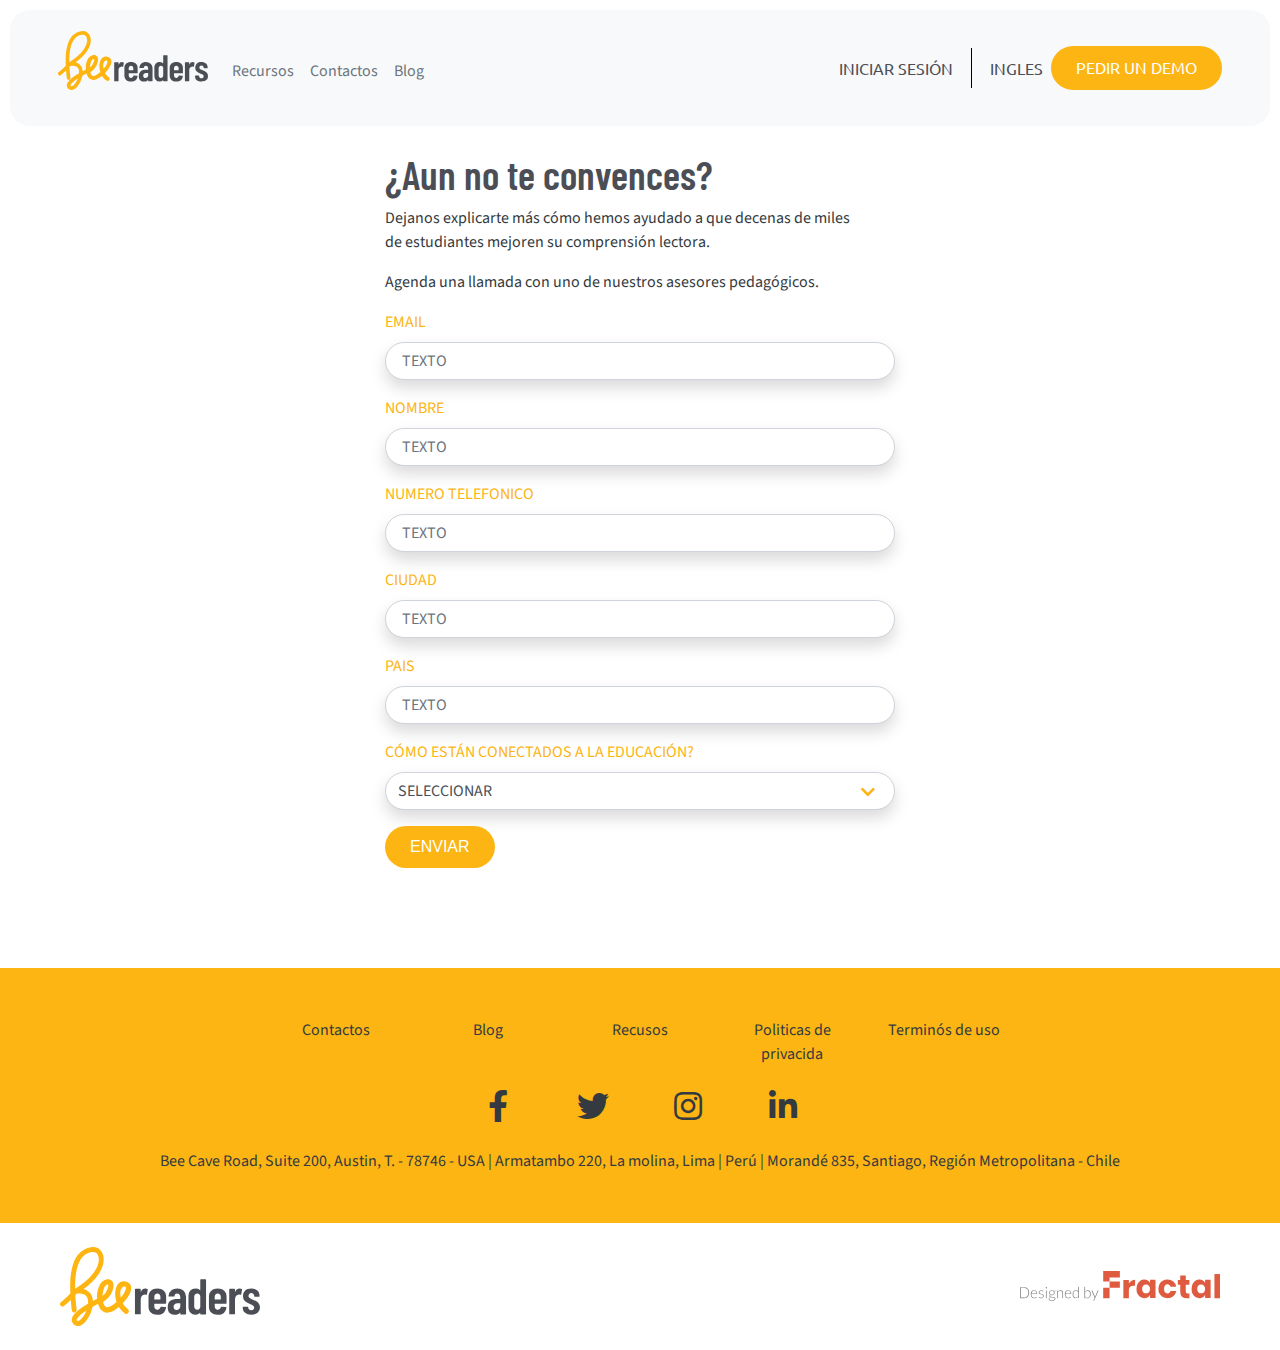
<file: request_es.html>
<!DOCTYPE html>
<html lang="en">
  <head>
      <meta charset="UTF-8">
      <meta name="viewport" content="width=device-width, initial-scale=1.0">
      <title>BeeReaders</title>
      <link rel="stylesheet" href="https://stackpath.bootstrapcdn.com/bootstrap/4.4.1/css/bootstrap.min.css">
      <link href="https://cdnjs.cloudflare.com/ajax/libs/font-awesome/5.13.0/css/all.min.css" rel="stylesheet" >
      <link rel="icon" type="svg" href="./asset/img/favicon.png">
      <link  href="./asset/css/toastr.min.css" rel="stylesheet" />
      <link rel="stylesheet" href="./asset/css/style.css">
  </head>
  <body>
    <header class="fixed-top">
      <nav class="navbar navbar-expand-lg navbar-light bg-light py-3 px-sm-5 px-xs-2 text-center">
          <a class="navbar-brand" href="index_es.html"><img width="150px" src="./asset/img/logoSpanish.svg" alt="logoPrincipal" style="margin-bottom: 15px;"></a>
           <i class="navbar-toggler fas fa-align-right border-0" data-toggle="collapse" data-target="#navbarSupportedContent" aria-controls="navbarSupportedContent" aria-expanded="false" aria-label="Toggle navigation"></i>
          <div class="collapse navbar-collapse" id="navbarSupportedContent">
            <ul class="navbar-nav mr-auto mb-2" style="margin-top: 15px;">
              <li class="nav-item active mx-2 my-1">
                <a class="text-secondary sourceSansPro" href="#">Recursos<span class="sr-only">(current)</span></a>
              </li>
              <li class="nav-item active mx-2 my-1">
                  <a class="text-secondary sourceSansPro" href="#">Contactos<span class="sr-only">(current)</span></a>
                </li>
                <li class="nav-item active mx-2 my-1">
                  <a class="text-secondary sourceSansPro" href="#">Blog<span class="sr-only">(current)</span></a>
                </li>
            </ul>
            <div class="my-0 my-lg-0">
              <ul class="navbar-nav mr-auto">
                <li class="nav-item verticalCenter ml-2 my-1">
                    <a class="btnIngreso ubuntu mr-2" href="https://www.beereaders.com/site/login">INICIAR SESIÓN<span class="sr-only">(current)</span></a>
                </li>

                <li class="separador"></li>

                <li class="nav-item verticalCenter ml-2 my-1">
                  <a class="ubuntu btnIngreso" href="http://www.bylingual.co/request.html">INGLES<span class="sr-only">(current)</span></a>
                </li>
                <li class="nav-item verticalCenter ml-2 my-2">
                  <button class="btn colorBTNActive rounded-pill px-4 py-2 sectionButton m-auto" type="submit"><a class="text-white ubuntu" href="request_es.html">PEDIR UN DEMO</a></button>
                </li>
              </ul>
              <div class="container-fluid termPrivacityMenuMobil">
                <div class="col-6"><a class="text-secondary sourceSansPro" href="">Politicas de privacidad<span class="sr-only">(current)</span></a></div>
                <div class="col-6"><a class="text-secondary sourceSansPro" href="">Terminos de uso<span class="sr-only">(current)</span></a></div>
              </div>
            </div>
          </div>
      </nav>
  </header>
      <div id="sectionRequest">
        <div class="container">
          <div class="formRequest">
            <h1 class="barlowCondensed">
              ¿Aun no te convences?
            </h1>
            <p class="text-dark sourceSansPro">
              Dejanos explicarte más cómo hemos ayudado a que decenas de miles <br /> de estudiantes mejoren su comprensión lectora.
            </p>
            <p class="text-dark sourceSansPro">
              Agenda una llamada con uno de nuestros asesores pedagógicos.
            </p>
          </div>
          <form class="formRequest" onsubmit="return false;">
            <div class="form-group">
              <label class="labelTextFormRequest sourceSansPro" for="email">EMAIL</label>
              <input type="text" class="form-control sourceSansPro shadow p-3 mb-2 bg-white rounded-pill" id="email" name="email" placeholder="TEXTO">
            </div>
            <div class="form-group">
              <label class="labelTextFormRequest sourceSansPro" for="name">NOMBRE</label>
              <input type="text" class="form-control sourceSansPro shadow p-3 mb-2 bg-white rounded-pill" id="name" name="name" placeholder="TEXTO">
            </div>
            <div class="form-group">
              <label class="labelTextFormRequest sourceSansPro" for="phone">NUMERO TELEFONICO</label>
              <input type="text" class="form-control sourceSansPro shadow p-3 mb-2 bg-white rounded-pill" id="phoneNumber" name="phoneNumber" placeholder="TEXTO">
            </div>
            <div class="form-group">
              <label class="labelTextFormRequest sourceSansPro" for="city">CIUDAD</label>
              <input type="text" class="form-control sourceSansPro shadow p-3 mb-2 bg-white rounded-pill" id="city" name="city" placeholder="TEXTO">
            </div>
            <div class="form-group">
              <label class="labelTextFormRequest sourceSansPro" for="country">PAIS</label>
              <input type="text" class="form-control sourceSansPro shadow p-3 mb-2 bg-white rounded-pill" id="country" name="country" placeholder="TEXTO">
            </div>
            <div class="form-group">
              <label class="labelTextFormRequest sourceSansPro" for="education">CÓMO ESTÁN CONECTADOS A LA EDUCACIÓN?</label>
              <select  class="form-control sourceSansPro shadow mb-2 bg-white rounded-pill selectIcon" id="connectedToEdcation" name="connectedToEdcation">
                <option selected disabled value="0">SELECCIONAR</option>
                <option value="1">Madre / Padre de familia / apoderada(o)</option>
                <option value="2">Director de Tecnología</option>
                <option value="3">Director de Currículum, Evaluación, Pedagógico, etc.</option>
                <option value="4">Director(a) / Rector(a) de un colegio o escuela</option>
                <option value="5">Profesor de Primaria / Educación Básica</option>
                <option value="6">Profesor de Secundaria / Educación Media</option>
                <option value="7">Profesor Universitario</option>
                <option value="8">Coordinador de Tecnología en una escuela o colegio</option>
                <option value="9">Coach, asesor pedagógico</option>
                <option value="10">Encargado de bilbioteca escolar / CRA</option>
                <option value="11">Universidad o Facultad de Educación</option>
                <option value="12">Personal del Gobierno / Ministerio de Educación</option>
                <option value="13">Proveedor / Distribuidor de productos de tecnología para educación</option>
                <option value="14">Inversionista individual o grupal</option>
                <option value="15">Organización no gubernamental</option>
                <option value="16">Filantropía</option>
              </select>
              <i class="fas fa-chevron-down" id="icono"></i>
            </div>
            <button class="btn col-12 my-2 my-sm-0 colorBTNActive text-white rounded-pill px-4 py-2" id="send" type="submit">ENVIAR</button>
          </form>
        </div>
      </div>
      <div id="section7">
        <div class="container">
            <div class="row mb-4 section7LinkListMobil">
                  <div class="col-md-2"></div>
                  <div class="col text-center">
                    <a class="text-dark text-decoration-none sourceSansPro section7Link" href="#">Contactos<span class="sr-only">(current)</span></a>
                  </div>
                  <div class="col text-center">
                    <a class="text-dark text-decoration-none sourceSansPro section7Link" href="#">Blog<span class="sr-only">(current)</span></a>
                  </div>
                  <div class="col text-center">
                    <a class="text-dark text-decoration-none sourceSansPro section7Link" href="#">Recusos<span class="sr-only">(current)</span></a>
                  </div>
                  <div class="col text-center">
                    <a class="text-dark text-decoration-none sourceSansPro section7Link" href="#">Politicas de privacida<span class="sr-only">(current)</span></a>
                  </div>
                  <div class="col text-center">
                    <a class="text-dark text-decoration-none sourceSansPro section7Link" href="https://docs.google.com/document/d/1vMxfT7_AhNJFDcu8k2u_h95usbqRvCAfEJfsoC2i9Fo/edit?usp=sharing" target="_blank">Terminós de uso<span class="sr-only">(current)</span></a>
                  </div>
                  <div class="col-md-2"></div>
            </div>
            <div class="row mb-4">
              <div class="col-md-4"></div>
              <div class="col text-center"><a class="text-dark" href="#"><i class="fab fa-facebook-f fa-2x iconSocial"></i></a></div>
              <div class="col text-center"><a class="text-dark" href="#"><i class="fab fa-twitter fa-2x iconSocial"></i></a></div>
              <div class="col text-center"><a class="text-dark" href="#"><i class="fab fa-instagram fa-2x iconSocial"></i></a></div>
              <div class="col text-center"><a class="text-dark" href="#"><i class="fab fa-linkedin-in fa-2x iconSocial"></i></a></div>
              <div class="col-md-4"></div>
            </div>
            <div class="row">
              <p class="text-dark text-center sourceSansPro m-auto">
                  Bee Cave Road, Suite 200, Austin, T. - 78746 - USA | Armatambo 220, La molina, Lima | Perú | Morandé 835, Santiago, Región Metropolitana - Chile
              </p>
            </div>
        </div>
      </div>
      <footer class="my-4">
        <div class="container-fluid">
          <div class="row">
            <div class="col-sm-4 col-md-3 verticalCenter">
              <img class="imgFooter" src="./asset/img/logoSpanish.svg">
            </div>
            <div class="col"></div>
            <div class="col-sm-4 col-md-3 verticalCenter">
              <img class="imgFooter" src="./asset/img/logoFooter.svg">
            </div>
          </div>
        </div>
      </footer>
      <script src="https://cdnjs.cloudflare.com/ajax/libs/jquery/3.4.1/jquery.min.js"></script>
      <script src="https://stackpath.bootstrapcdn.com/bootstrap/4.4.1/js/bootstrap.min.js" integrity="sha384-wfSDF2E50Y2D1uUdj0O3uMBJnjuUD4Ih7YwaYd1iqfktj0Uod8GCExl3Og8ifwB6" crossorigin="anonymous"></script>
      <script src="https://stackpath.bootstrapcdn.com/bootstrap/4.4.1/js/bootstrap.bundle.min.js" integrity="sha384-6khuMg9gaYr5AxOqhkVIODVIvm9ynTT5J4V1cfthmT+emCG6yVmEZsRHdxlotUnm" crossorigin="anonymous"></script>
      <script src="./asset/js/toastr.min.js"></script>
      <script>        
         $("#send").on('click', function(e){
          e.preventDefault();
            let obj = {}
              obj.email = $('#email').val()
              obj.name = $('#name').val()
              obj.phoneNumber = $('#phoneNumber').val() 
              obj.city = $('#city').val()
              obj.country = $('#country').val()
              obj.connectedToEdcation = $('#connectedToEdcation').val()
            $.ajax({
                url: 'https://portal.beereaders.com/beereaders/mail/sendMail',
                type : "POST",
                data: JSON.stringify(obj),
                dataType: "json",
                contentType: "application/json;charset=utf-8",
                success : function(res) {
                    console.log(res);
                    toastr["success"]("Se ha enviado la información de contacto", "Mensaje")
                    $('#email').val('')
                    $('#name').val('')
                    $('#phoneNumber').val('') 
                    $('#city').val('')
                    $('#country').val('')
                    $('#connectedToEdcation').val(0)
                },
                error: function(res) {
                    console.log(res);
                    toastr["error"]("Hubo un problema al enviar la información de contacto, por favor intente mas tarde", "Mensaje")
                }
            })
          });
      </script>
      <script>
        window.intercomSettings = {
          app_id: "ikrhdfv5"
        };
      </script>
      <script>
        // We pre-filled your app ID in the widget URL: 'https://widget.intercom.io/widget/ikrhdfv5'
        (function(){var w=window;var ic=w.Intercom;if(typeof ic==="function"){ic('reattach_activator');ic('update',w.intercomSettings);}else{var d=document;var i=function(){i.c(arguments);};i.q=[];i.c=function(args){i.q.push(args);};w.Intercom=i;var l=function(){var s=d.createElement('script');s.type='text/javascript';s.async=true;s.src='https://widget.intercom.io/widget/ikrhdfv5';var x=d.getElementsByTagName('script')[0];x.parentNode.insertBefore(s,x);};if(w.attachEvent){w.attachEvent('onload',l);}else{w.addEventListener('load',l,false);}}})();
      </script>
  </body>
  </html>
</file>
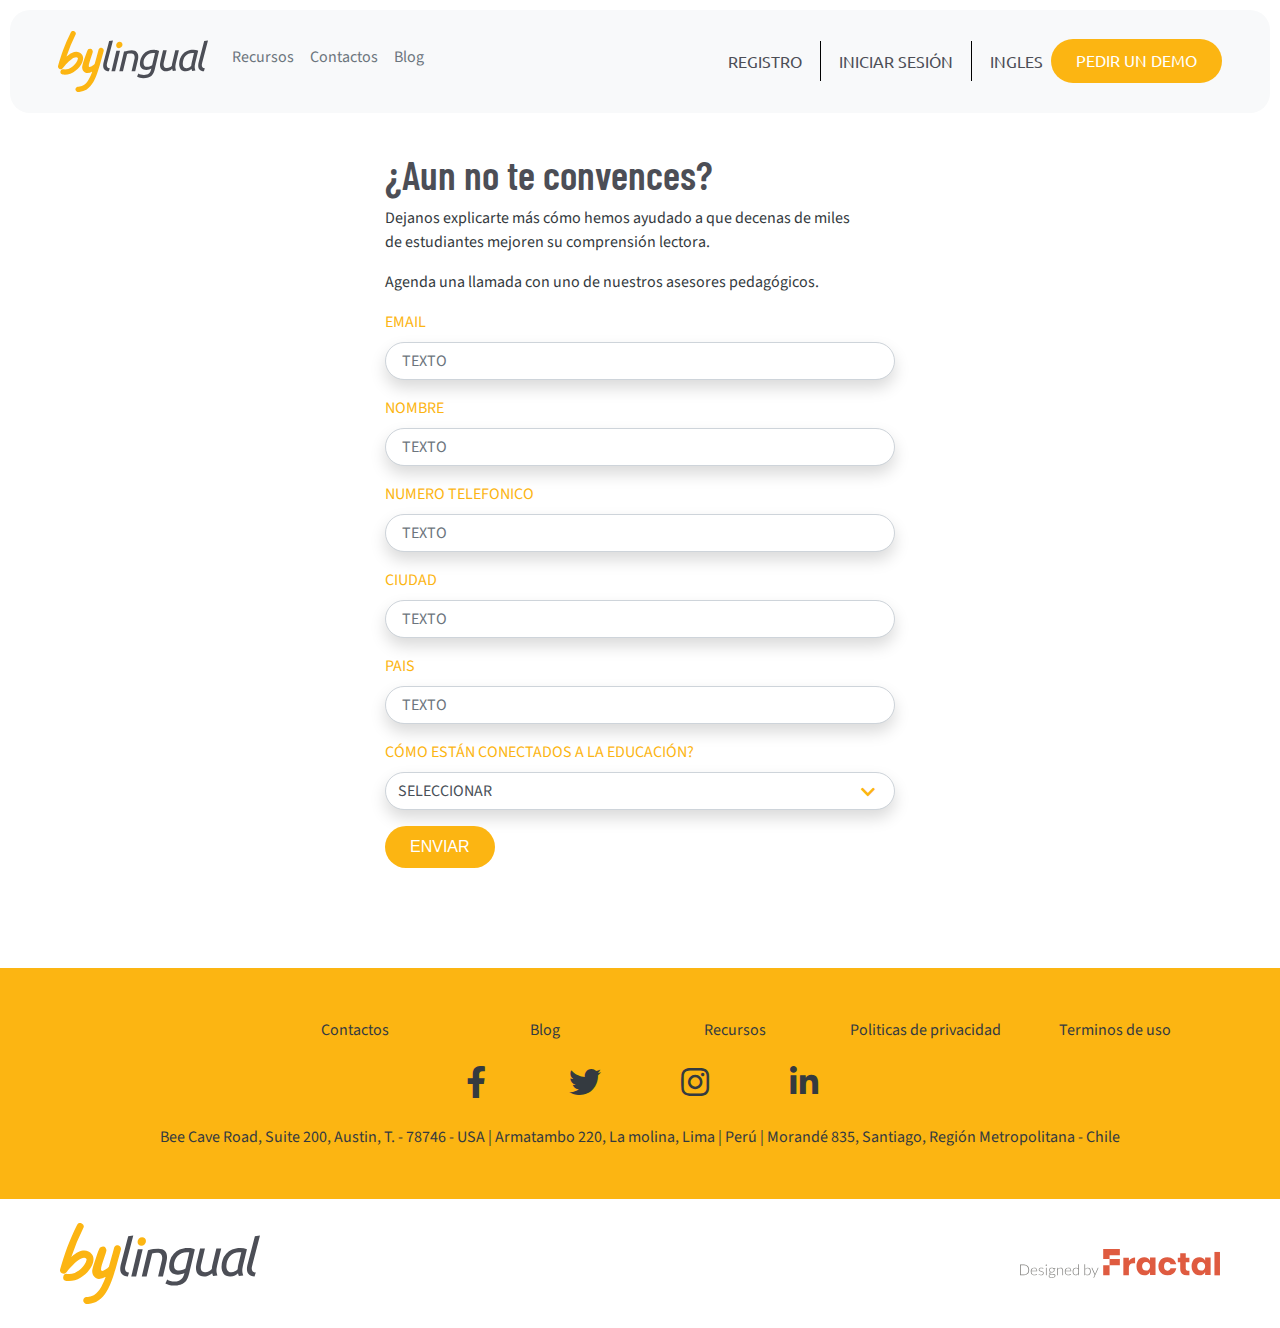
<file: requestSpanish.html>
<!DOCTYPE html>
<html lang="en">
  <head>
      <meta charset="UTF-8">
      <meta name="viewport" content="width=device-width, initial-scale=1.0">
      <title>By Lingual</title>
      <link rel="stylesheet" href="https://stackpath.bootstrapcdn.com/bootstrap/4.4.1/css/bootstrap.min.css">
      <link href="https://cdnjs.cloudflare.com/ajax/libs/font-awesome/5.13.0/css/all.min.css" rel="stylesheet" >
      <link rel="stylesheet" href="./asset/css/style.css">
  </head>
  <body>
    <header class="fixed-top">
      <nav class="navbar navbar-expand-lg navbar-light bg-light py-3 px-sm-5 px-xs-2 text-center">
          <a class="navbar-brand" href="indexSpanish.html"><img width="150px" src="./asset/img/logo.svg" alt="logoPrincipal"></a>
           <i class="navbar-toggler fas fa-align-right border-0" data-toggle="collapse" data-target="#navbarSupportedContent" aria-controls="navbarSupportedContent" aria-expanded="false" aria-label="Toggle navigation"></i>
          <div class="collapse navbar-collapse" id="navbarSupportedContent">
            <ul class="navbar-nav mr-auto mb-2">
              <li class="nav-item active mx-2 my-1">
                <a class="text-secondary sourceSansPro" href="#">Recursos<span class="sr-only">(current)</span></a>
              </li>
              <li class="nav-item active mx-2 my-1">
                  <a class="text-secondary sourceSansPro" href="#">Contactos<span class="sr-only">(current)</span></a>
                </li>
                <li class="nav-item active mx-2 my-1">
                  <a class="text-secondary sourceSansPro" href="#">Blog<span class="sr-only">(current)</span></a>
                </li>
            </ul>
            <div class="my-0 my-lg-0">
              <ul class="navbar-nav mr-auto">
                <li class="nav-item verticalCenter ml-2 my-1">
                  <a class="btnIngreso ubuntu mr-2" href="#">REGISTRO<span class="sr-only">(current)</span></a>
                </li>

                <li class="separador"></li>

                <li class="nav-item verticalCenter ml-2 my-1">
                    <a class="btnIngreso ubuntu mr-2" href="#">INICIAR SESIÓN<span class="sr-only">(current)</span></a>
                </li>

                <li class="separador"></li>

                <li class="nav-item verticalCenter ml-2 my-1">
                  <a class="ubuntu btnIngreso" href="request.html">INGLES<span class="sr-only">(current)</span></a>
                </li>
                <li class="nav-item verticalCenter ml-2 my-2">
                  <button class="btn colorBTNActive rounded-pill px-4 py-2 sectionButton m-auto" type="submit"><a class="text-white ubuntu" href="request.html">PEDIR UN DEMO</a></button>
                </li>
              </ul>
              <div class="container-fluid termPrivacityMenuMobil">
                <div class="col-6"><a class="text-secondary sourceSansPro" href="">Politicas de privacidad<span class="sr-only">(current)</span></a></div>
                <div class="col-6"><a class="text-secondary sourceSansPro" href="">Terminos de uso<span class="sr-only">(current)</span></a></div>
              </div>
            </div>
          </div>
      </nav>
  </header>
      <div id="sectionRequest">
        <div class="container">
          <div class="formRequest">
            <h1 class="barlowCondensed">
              ¿Aun no te convences?
            </h1>
            <p class="text-dark sourceSansPro">
              Dejanos explicarte más cómo hemos ayudado a que decenas de miles <br /> de estudiantes mejoren su comprensión lectora.
            </p>
            <p class="text-dark sourceSansPro">
              Agenda una llamada con uno de nuestros asesores pedagógicos.
            </p>
          </div>
          <form class="formRequest" action="" method="post">
            <div class="form-group">
              <label class="labelTextFormRequest sourceSansPro" for="email">EMAIL</label>
              <input type="text" class="form-control sourceSansPro shadow p-3 mb-2 bg-white rounded-pill" id="email" placeholder="TEXTO">
            </div>
            <div class="form-group">
              <label class="labelTextFormRequest sourceSansPro" for="name">NOMBRE</label>
              <input type="text" class="form-control sourceSansPro shadow p-3 mb-2 bg-white rounded-pill" id="name" placeholder="TEXTO">
            </div>
            <div class="form-group">
              <label class="labelTextFormRequest sourceSansPro" for="phone">NUMERO TELEFONICO</label>
              <input type="text" class="form-control sourceSansPro shadow p-3 mb-2 bg-white rounded-pill" id="phone" placeholder="TEXTO">
            </div>
            <div class="form-group">
              <label class="labelTextFormRequest sourceSansPro" for="city">CIUDAD</label>
              <input type="text" class="form-control sourceSansPro shadow p-3 mb-2 bg-white rounded-pill" id="city" placeholder="TEXTO">
            </div>
            <div class="form-group">
              <label class="labelTextFormRequest sourceSansPro" for="country">PAIS</label>
              <input type="text" class="form-control sourceSansPro shadow p-3 mb-2 bg-white rounded-pill" id="country" placeholder="TEXTO">
            </div>
            <div class="form-group">
              <label class="labelTextFormRequest sourceSansPro" for="education">CÓMO ESTÁN CONECTADOS A LA EDUCACIÓN?</label>
              <select  class="form-control sourceSansPro shadow mb-2 bg-white rounded-pill selectIcon" id="education">
                <option selected disabled value="0">SELECCIONAR</option>
                <option value="1">Madre / Padre de familia / apoderada(o)</option>
                <option value="2">Director de Tecnología</option>
                <option value="3">Director de Currículum, Evaluación, Pedagógico, etc.</option>
                <option value="4">Director(a) / Rector(a) de un colegio o escuela</option>
                <option value="5">Profesor de Primaria / Educación Básica</option>
                <option value="6">Profesor de Secundaria / Educación Media</option>
                <option value="7">Profesor Universitario</option>
                <option value="8">Coordinador de Tecnología en una escuela o colegio</option>
                <option value="9">Coach, asesor pedagógico</option>
                <option value="10">Encargado de bilbioteca escolar / CRA</option>
                <option value="11">Universidad o Facultad de Educación</option>
                <option value="12">Personal del Gobierno / Ministerio de Educación</option>
                <option value="13">Proveedor / Distribuidor de productos de tecnología para educación</option>
                <option value="14">Inversionista individual o grupal</option>
                <option value="15">Organización no gubernamental</option>
                <option value="16">Filantropía</option>
              </select>
              <i class="fas fa-chevron-down" id="icono"></i>
            </div>
            <button class="btn col-12 my-2 my-sm-0 colorBTNActive text-white rounded-pill px-4 py-2" type="submit">ENVIAR</button>
          </form>
        </div>
      </div>
      <div id="section7">
        <div class="container">
            <div class="row mb-4">
                  <div class="col-md-2"></div>
                  <div class="col text-center">
                    <a class="text-dark text-decoration-none sourceSansPro" href="#">Contactos<span class="sr-only">(current)</span></a>
                  </div>
                  <div class="col text-center">
                    <a class="text-dark text-decoration-none sourceSansPro" href="#">Blog<span class="sr-only">(current)</span></a>
                  </div>
                  <div class="col text-center">
                    <a class="text-dark text-decoration-none sourceSansPro" href="#">Recursos<span class="sr-only">(current)</span></a>
                  </div>
                  <div class="col text-center">
                    <a class="text-dark text-decoration-none sourceSansPro" href="#">Politicas de privacidad<span class="sr-only">(current)</span></a>
                  </div>
                  <div class="col text-center">
                    <a class="text-dark text-decoration-none sourceSansPro" href="#">Terminos de uso<span class="sr-only">(current)</span></a>
                  </div>
                  </div>
                  <div class="col-md-2"></div>
            </div>
            <div class="row mb-4">
              <div class="col-md-4"></div>
              <div class="col text-center"><a class="text-dark" href="#"><i class="fab fa-facebook-f fa-2x iconSocial"></i></a></div>
              <div class="col text-center"><a class="text-dark" href="#"><i class="fab fa-twitter fa-2x iconSocial"></i></a></div>
              <div class="col text-center"><a class="text-dark" href="#"><i class="fab fa-instagram fa-2x iconSocial"></i></a></div>
              <div class="col text-center"><a class="text-dark" href="#"><i class="fab fa-linkedin-in fa-2x iconSocial"></i></a></div>
              <div class="col-md-4"></div>
            </div>
            <div class="row">
              <p class="text-dark text-center sourceSansPro m-auto">
                Bee Cave Road, Suite 200, Austin, T. - 78746 - USA | Armatambo 220, La molina, Lima | Perú | Morandé 835, Santiago, Región Metropolitana - Chile
              </p>
            </div>
        </div>
      </div>
      <footer class="my-4">
        <div class="container-fluid">
          <div class="row">
            <div class="col-sm-4 col-md-3 verticalCenter">
              <img class="imgFooter" src="./asset/img/logo.svg">
            </div>
            <div class="col"></div>
            <div class="col-sm-4 col-md-3 verticalCenter">
              <img class="imgFooter" src="./asset/img/logoFooter.svg">
            </div>
          </div>
        </div>
      </footer>
      <script src="https://cdnjs.cloudflare.com/ajax/libs/jquery/3.4.1/jquery.min.js"></script>
      <script src="https://stackpath.bootstrapcdn.com/bootstrap/4.4.1/js/bootstrap.min.js" integrity="sha384-wfSDF2E50Y2D1uUdj0O3uMBJnjuUD4Ih7YwaYd1iqfktj0Uod8GCExl3Og8ifwB6" crossorigin="anonymous"></script>
      <script src="https://stackpath.bootstrapcdn.com/bootstrap/4.4.1/js/bootstrap.bundle.min.js" integrity="sha384-6khuMg9gaYr5AxOqhkVIODVIvm9ynTT5J4V1cfthmT+emCG6yVmEZsRHdxlotUnm" crossorigin="anonymous"></script>
  </body>
  </html>
</file>
<file: asset/css/style.css>
@import url('https://fonts.googleapis.com/css2?family=Source+Sans+Pro&display=swap');
@import url('https://fonts.googleapis.com/css2?family=Ubuntu:wght@700&display=swap');
@import url('https://fonts.googleapis.com/css2?family=Barlow+Condensed:wght@600&display=swap');
@import url('https://fonts.googleapis.com/css2?family=Barlow+Condensed:wght@300&display=swap');
@import url('https://fonts.googleapis.com/css2?family=Barlow+Condensed:ital,wght@1,200&display=swap');

a:hover {
    text-decoration: none;
}

.sourceSansPro {
    font-family: 'Source Sans Pro', sans-serif;
}

.ubuntu {
    font-family: 'Ubuntu', sans-serif;
}

.barlowCondensed {
    font-family: 'Barlow Condensed', sans-serif;
    font-weight: 600;
    color: #4C4E56;
}

.barlowCondensedLight {
    font-family: 'Barlow Condensed', sans-serif;
    color: #4C4E56;
    font-size: 20px;
    font-weight: 200;
    margin-bottom: -25px;
}

.colorBTNActive {
    background-color: #FCB512;
    display: inline-block;
    width: max-content;
}

.colorBTNActive:hover {
    background-color: #4C4E56;
}

.btnIngreso {
    color: #4C4E56;
}

.btnIngreso:hover {
    color: #037DF2;
}

header {
    margin: 10px;
    width: -moz-available;
    z-index: 1000;
}

nav {
    border-radius: 20px;
}


#sectionRequest {
    padding-top: 150px;
    margin-bottom: 100px;
}

.shadowHero {
    text-shadow: 1px 1px 1px #000000;
    margin-top: 12rem;
}

#section1 {
    background-image: url('../img/fondoEnglish.png');
    background-size: cover;
    background-repeat: no-repeat;
    height: 800px;
}

#section1Spanish{
    background-image: url('../img/fondoSpanish.png');
    background-size: cover;
    background-repeat: no-repeat;
    height: 800px;
}

#section2 {
    margin: 100px 0px;
    
}

.formRequest {
    padding: 0 300px;
}

.verticalCenter{
    display: flex;
    justify-content: center;
    align-content: center;
    flex-direction: column;
}

.separador {
    border-right: 1px solid #000; 
    height: 40px;
    margin: auto 10px;
}

.imgFooter { 
    width: 200px;
    margin: auto;
}

.sectionButton{
    width: max-content;
    
}

#section1 > div > button {
    margin: 0px 100px;
}

#section1Spanish > div > button {
    margin: 0px 100px;
}

#section3 {
    background-color: #FEF5E5;
    padding: 100px 0px;
}

#section4 {
    background-color: #3DC8FB;
    padding: 30px 0px;
}

#section5 {
    padding: 100px 0px;
}

#section6 {
    background-color: #F5F5F5;
    padding: 100px 0px;
}

#section7 {
    background-color: #FCB512;
    padding: 50px 0px;
}

#animacion {
    background-image: url('../img/animacion.gif');
    background-size: 100% 100%;
    background-repeat: no-repeat;
    height: 400px;
}

#fondo1Seccion3 {
    background-image: url('../img/fondo1Seccion3.png');
    background-size: 100% 100%;
    background-repeat: no-repeat;
    height: 400px;
}

#fondo2Seccion3 {
    background-image: url('../img/fondo2Seccion3.png');
    background-size: 100% 100%;
    background-repeat: no-repeat;
    border-radius: 20px;
    height: 400px;
}

#fondo3Seccion3 {
    background-image: url('../img/fondo3Seccion3.svg');
    background-size: 100% 100%;
    background-repeat: no-repeat;
    height: 400px;
}

.imgSlides {
    width: 250px;
    height: 250px;
    margin: 30px auto;
    border-radius: 50%;
    object-fit: cover;
    object-position: top;
}

.iconSocial:hover {
    color: #ffffff;
}

.carousel-indicators > li {
    background: #96DFFB;
    border-radius: 50%;
    position: relative;
    top: 50px;
    width: 20px;
    margin: 0px 10px;
}

.carousel-indicators > .active{
    background: #037DF2
}
  
.labelTextFormRequest {
    color: #FCB512;
}

.fa-chevron-down {
    color: #FCB512;
    float: right;
    margin-right: 20px;
    margin-top: -34px;
}

.selectIcon {
    -webkit-appearance: none;
    -moz-appearance: none;
    -o-appearance: none;
    appearance: none;
}

.termPrivacityMenuMobil{
    display: none !important;
    margin-top: 30px;
}

.textRight {
    text-align: right;
}

.display1 {
    font-size: 6rem;
    font-weight: 300;
    line-height: 1.2;
}

.btnSiMobil {
    display: none;
}


@media (max-width: 960px ) {

    .separador {
        display: none;
    }

    .formRequest {
        padding: 0px 30px;
    }

    .verticalCenter {
        text-align: center;
    }
    
    .imgSlides {
        width: 200px;
        height: 200px;
        margin: 30px auto;
    }

    #section1 > div > h1 {
        padding: 0px 0px !important;
    }

    #section1Spanish > div > h1 {
        padding: 0px 0px !important
    }

    .termPrivacityMenuMobil {
        display: inline-flex !important;
    }

    .display1 {
        font-size: 4.5rem;
        font-weight: 300;
        line-height: 1.2;
    }

    .colorBTNActive {
        margin: auto;
    }

    #section1 {
        padding: 30px 10px;
    }

    #section2 {
        margin: 30px 10px;
    }

    #section3 {
        padding: 30px 10px;
    }

    #section4  {
        padding: 30px 10px;
        text-align: center !important;
    }

    #section5  {
        padding: 50px 10px;
    }

    #section6  {
        padding: 30px 10px;
    }

    #section7  {
        padding: 30px 20px;
    }

    .textRight  {
        text-align: center !important;
    }

    #animacion,
    #fondo1Seccion3,
    #fondo2Seccion3,
    #fondo3Seccion3  {
        height: 250px;
    }

    .barlowCondensedLight {
        margin-bottom: -20px;
    }

    .section7Link {
        font-size: 12px;;
    }

    .reverseItems {
        -ms-flex-direction: column !important;
        flex-direction: column !important;
        -ms-flex-direction: column-reverse !important;
        flex-direction: column-reverse !important;
    }

    .btnNoMobil {
        display: none;
    }
    .btnSiMobil {
        display: block;
    }

    .section7LinkListMobil {
        -ms-flex-direction: column !important;
        flex-direction: column !important;
        font-size: 20px;
    }
    
}


@media (max-width: 575px ) {

    #section1 {
        background-size: 300%;
        background-position-x: -200px;
    }

    #section1Spanish {
        background-size: 300%;
        background-position-x: -400px;
    }
    
}
</file>
